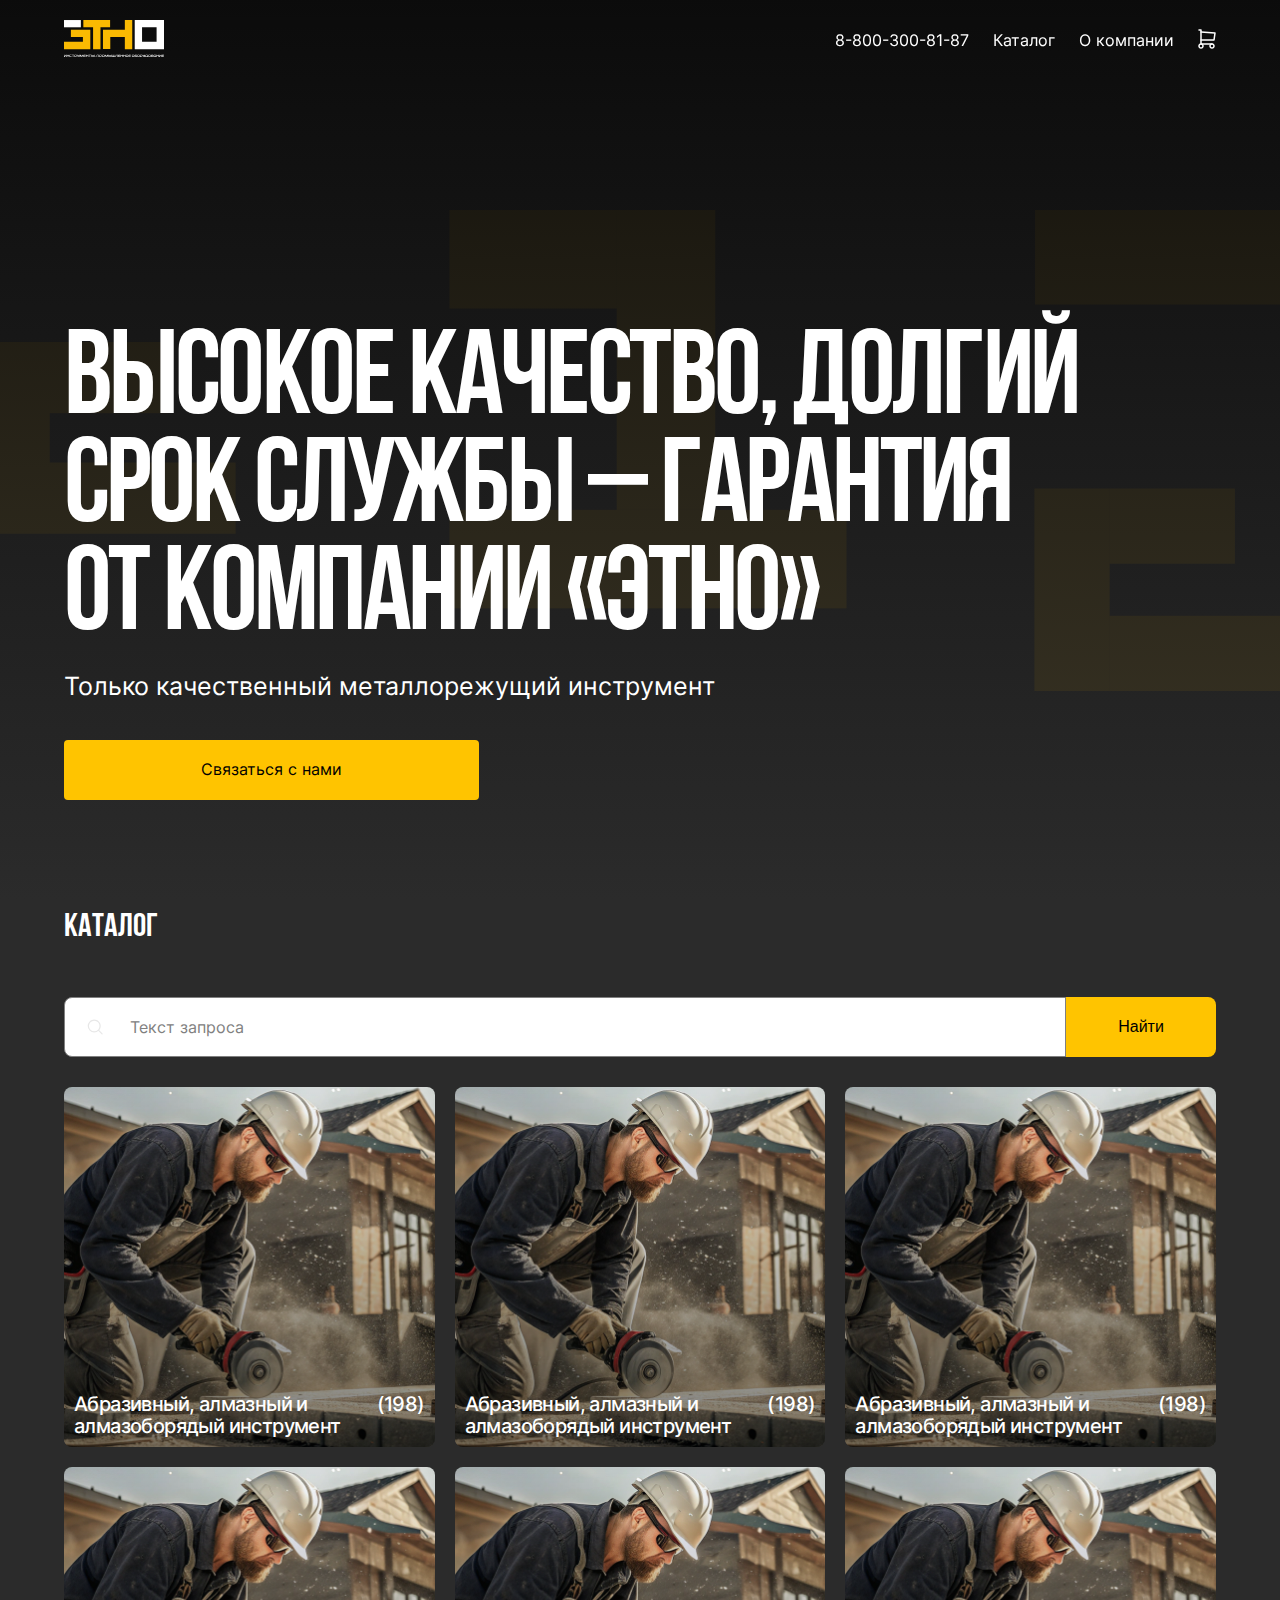
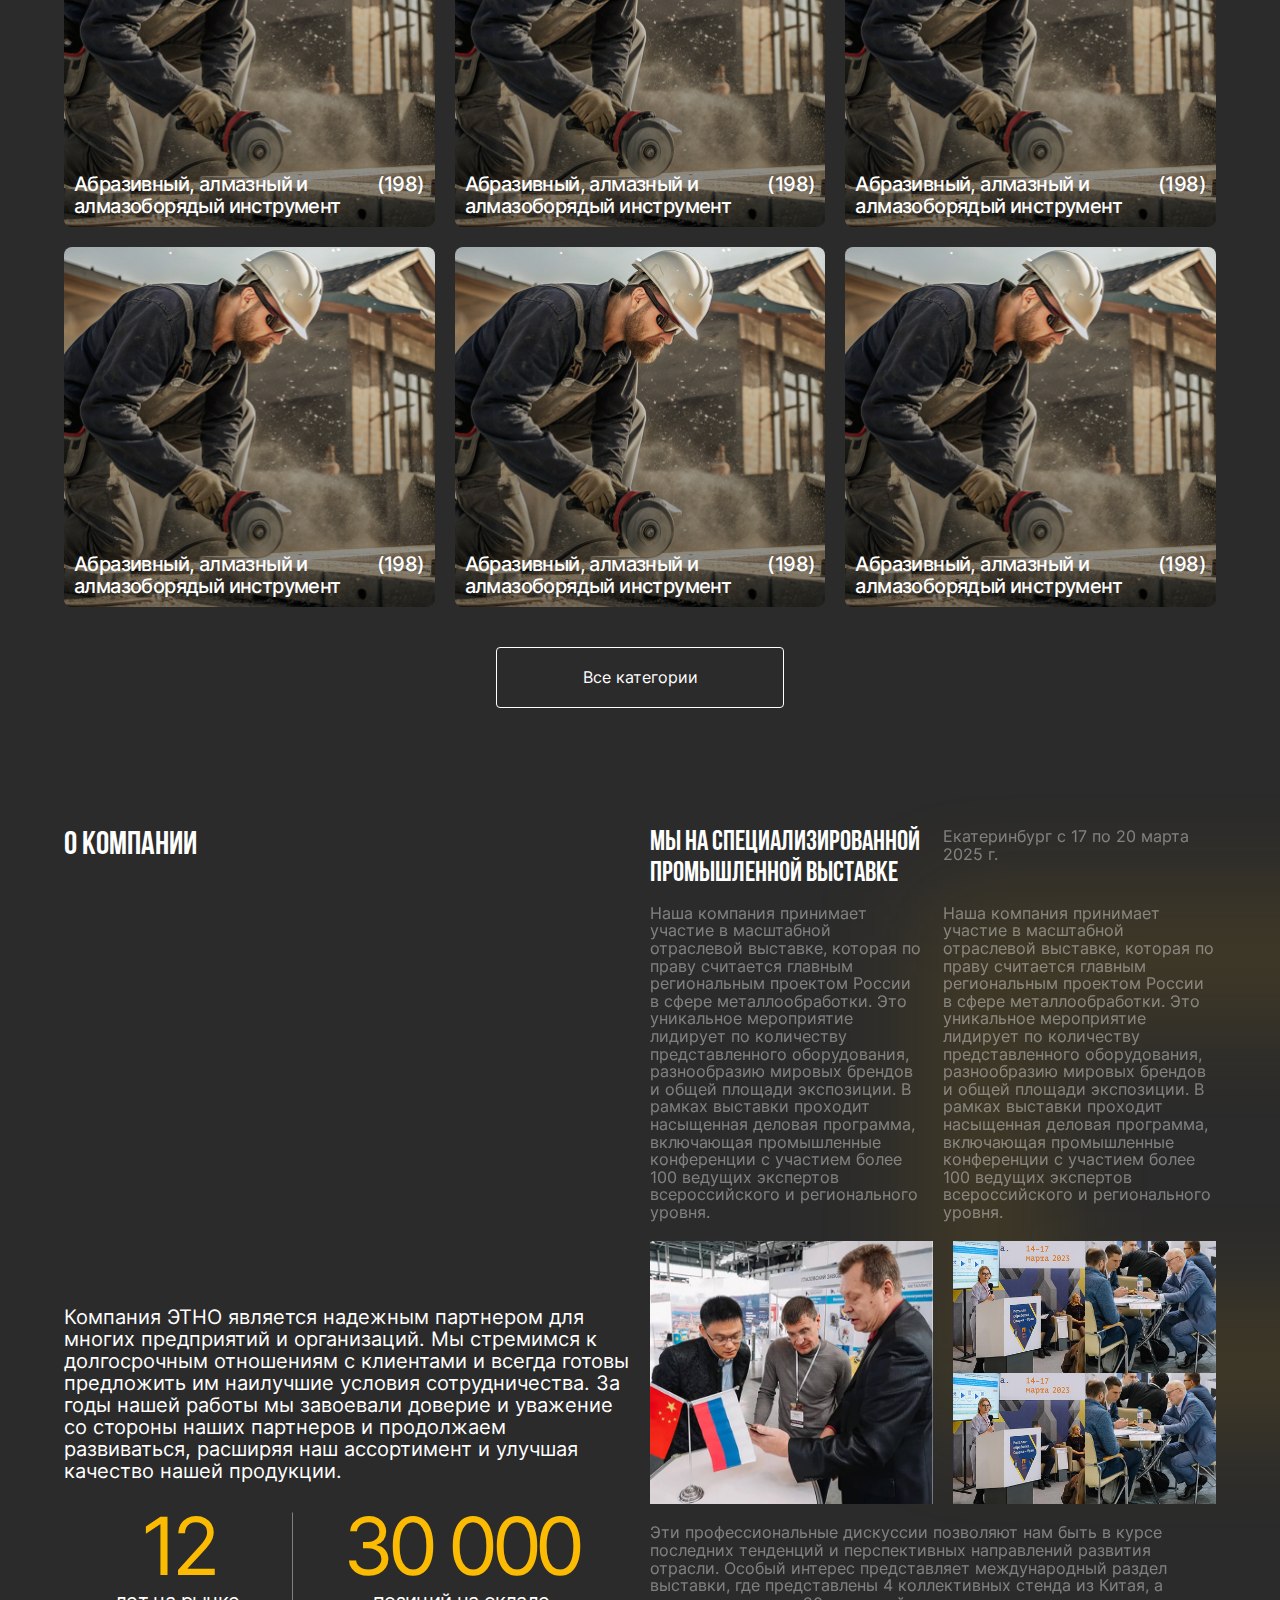
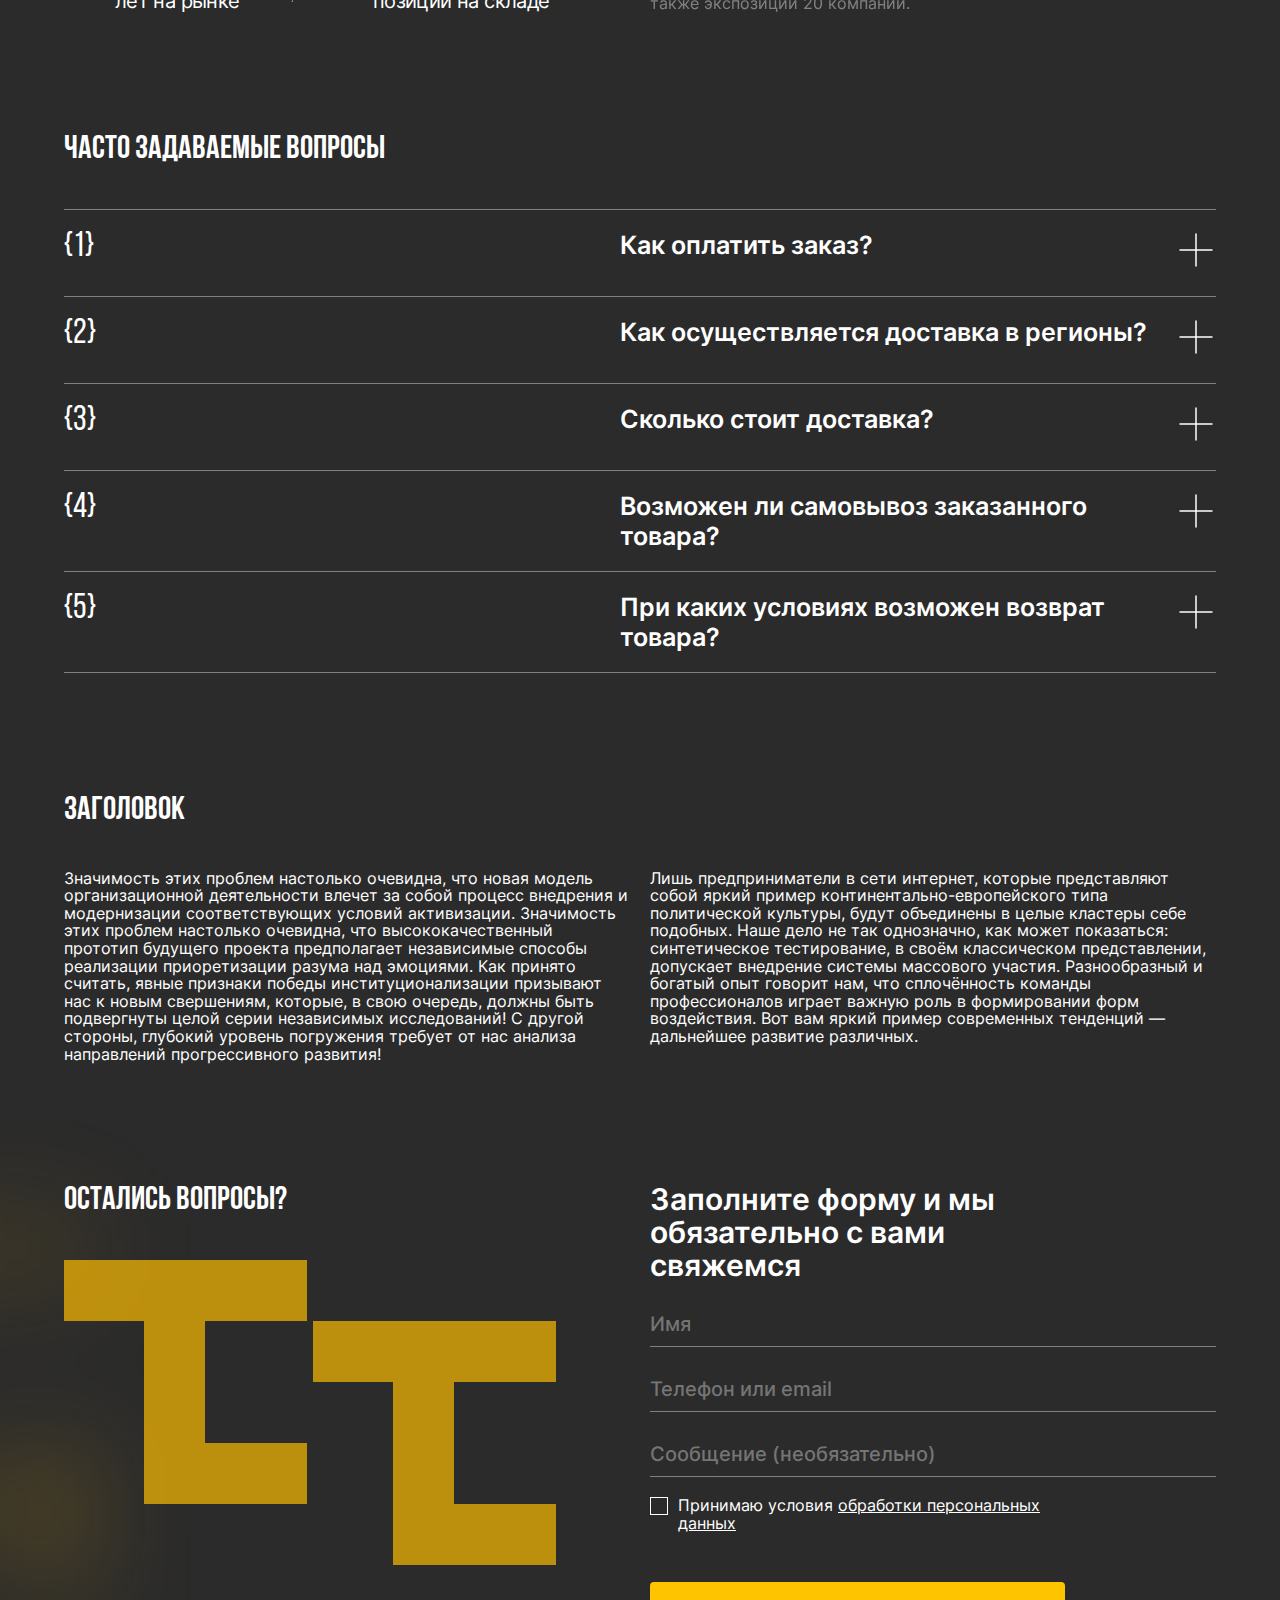
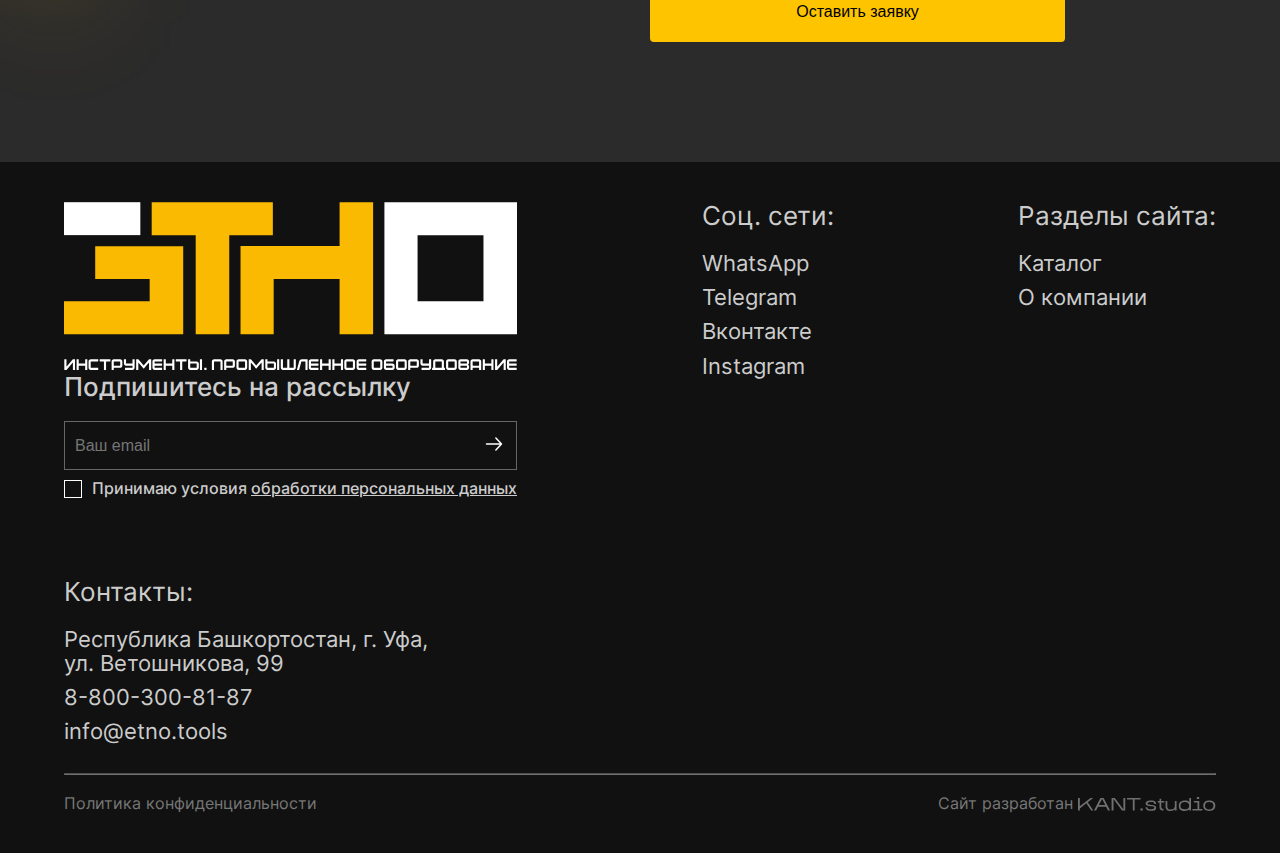
<file: index.html>
<!DOCTYPE html>
<html lang="ru">
<head>
  <meta charset="UTF-8">
  <meta name="viewport" content="width=device-width, initial-scale=1.0">
  <title>ЭТНО – Каталог металлорежущего инструмента</title>
  <link rel="stylesheet" href="assets/css/style.css">

</head>
<body>

  <header class="header">
    <div class="container header_container">
      <a href="index.html" class="header_logo"><img src="assets/img/logo.svg" alt=""></a>
      <nav class="header_nav">
        <a href="tel:+78003008187" class="header_link">8-800-300-81-87</a>
        <a href="catalog.html" class="header_link">Каталог</a>
        <a href="about.html" class="header_link">О компании</a>
        <a href="cart.html" class="header_link"><img src="assets/img/Cart.svg" alt=""></a>
        <button href="#" class="header_link menu"><img src="assets/img/menu.svg" alt=""></button>
      </nav>
    </div>
  </header>

  <div class="burger-menu" id="burgerMenu">
    <div class="burger-menu-content">
      <button class="burger-menu-close" id="burgerMenuClose">
        <img src="assets/img/menu.svg" alt="">
      </button>
      <div class="burger-menu-items">
        <a href="about.html" class="burger-menu-item">О компании</a>
        <a href="catalog.html" class="burger-menu-item">Каталог</a>
      </div>
      <div class="burger-menu-social">
        <div class="social-icon"><img src="assets/img/instaLogo.svg" alt=""></div>
        <div class="social-icon"><img src="assets/img/VkLogo.svg" alt=""></div>
        <img src="assets/img/tgLogo.svg" alt="">
        <div class="social-icon"><img src="assets/img/whataLogo.svg" alt=""></div>
      </div>
    </div>
  </div>


  <section class="hero">
    <div class="container hero_container">
      <h1 class="hero_title main_hero">
      Высокое качество, долгий срок службы – гарантия от&nbsp;компании&nbsp;«ЭТНО»
      </h1>
      <p class="hero_subtitle">Только качественный металлорежущий инструмент</p>
      <a href="#" class="btn btn--yellow">Связаться с нами</a>
    </div>
  </section>


  <section class="catalog">
    <div class="container">
      <div class="catalog_header">
        <h2>Каталог</h2>
        <div class="catalog_search-mobile" aria-hidden="true">
          <button type="button" id="mobileSearchToggle" class="catalog_mobileIcon" aria-label="Открыть поиск"></button>
        </div>
      </div>
      <div class="catalog_search">
        <div class="search_wrapper">
          <img src="assets/img/IconSearch.svg" alt="" class="search_icon">
          <input type="text" placeholder="Текст запроса" class="catalog_input" id="mainSearchInput">
          <div class="search_autocomplete" id="searchAutocomplete" style="display: none;">
            <div class="autocomplete_results">
              <!-- Результаты поиска будут добавляться сюда -->
            </div>
          </div>
        </div>
        <button class="btn btn--yellow">Найти</button>
      </div>
      <!-- Mobile search popup -->
      <div class="search_popup" id="searchPopup" style="display: none;">
        <div class="search_popup_inner">
          <div class="search_wrapper">
            <img src="assets/img/IconSearch.svg" alt="" class="search_icon">
            <input type="text" placeholder="Текст запроса" class="catalog_input" id="mobileSearchInput">
          </div>
          <button class="btn btn--yellow">Найти</button>
        </div>
      </div>
      <div class="catalog_grid">
        <a href="#" class="catalog_item" style="background-image: url(assets/img/diamond.png);">
          
          <div class="catalog_title">Абразивный, алмазный и алмазоборядый инструмент <p>(198)</p></div>
        </a>

        <a href="#" class="catalog_item" style="background-image: url(assets/img/diamond.png);">
          
          <div class="catalog_title">Абразивный, алмазный и алмазоборядый инструмент <p>(198)</p></div>
        </a>
        
        <a href="#" class="catalog_item" style="background-image: url(assets/img/diamond.png);">
          
          <div class="catalog_title">Абразивный, алмазный и алмазоборядый инструмент <p>(198)</p></div>
        </a>
        
        <a href="#" class="catalog_item" style="background-image: url(assets/img/diamond.png);">
          
          <div class="catalog_title">Абразивный, алмазный и алмазоборядый инструмент <p>(198)</p></div>
        </a>

        <a href="#" class="catalog_item" style="background-image: url(assets/img/diamond.png);">
          
          <div class="catalog_title">Абразивный, алмазный и алмазоборядый инструмент <p>(198)</p></div>
        </a>
        
        <a href="#" class="catalog_item" style="background-image: url(assets/img/diamond.png);">
          
          <div class="catalog_title">Абразивный, алмазный и алмазоборядый инструмент <p>(198)</p></div>
        </a>

        <a href="#" class="catalog_item" style="background-image: url(assets/img/diamond.png);">
          
          <div class="catalog_title">Абразивный, алмазный и алмазоборядый инструмент <p>(198)</p></div>
        </a>

        <a href="#" class="catalog_item" style="background-image: url(assets/img/diamond.png);">
          
          <div class="catalog_title">Абразивный, алмазный и алмазоборядый инструмент <p>(198)</p></div>
        </a>
        
        <a href="#" class="catalog_item" style="background-image: url(assets/img/diamond.png);">
          
          <div class="catalog_title">Абразивный, алмазный и алмазоборядый инструмент <p>(198)</p></div>
        </a>        
      </div>

      <div class="catalog_footer">
        <a href="#" class="btn btn--transparent">Все категории</a>
      </div>
    </div>
  </section>

  <section class="about">
    <div class="container about_container">
      <div class="about_left">
      <div class="about_text">
        <h2 class="section-title">О компании</h2>
        <div>
        <p class="about_misc misc_add">Наша компания принимает участие в масштабной отраслевой выставке, которая по праву считается главным региональным проектом России в сфере металлообработки. Это уникальное мероприятие лидирует по количеству представленного оборудования, разнообразию мировых брендов 
        и общей площади экспозиции. В рамках выставки проходит насыщенная деловая программа, включающая промышленные конференции с участием более 100 ведущих экспертов всероссийского 
        и регионального уровня. </p>
        <p class="about_desc">Компания ЭТНО является надежным партнером для многих предприятий и организаций. Мы стремимся к долгосрочным отношениям с клиентами и всегда готовы предложить им наилучшие условия сотрудничества. За годы нашей работы мы завоевали доверие и уважение со стороны наших партнеров и продолжаем развиваться, расширяя наш ассортимент и улучшая качество нашей продукции.</p>
        <div class="about_facts">
          <div class="about_fact"><strong>12</strong> лет на рынке</div>
          <hr>
          <div class="about_fact"><strong>30 000</strong> позиций на складе</div>
          </div>
        </div>
      </div>
      </div>
      <div class="about_right">
        <div class="about_row">
          <h3>Мы на специализированной промышленной выставке</h3>
          <p class="about_misc">Екатеринбург с 17 по 20 марта 2025 г.</p>
        </div>
        <div class="about_row">
        <p class="about_misc misc_hide">Наша компания принимает участие в масштабной отраслевой выставке, которая по праву считается главным региональным проектом России в сфере металлообработки. Это уникальное мероприятие лидирует по количеству представленного оборудования, разнообразию мировых брендов 
        и общей площади экспозиции. В рамках выставки проходит насыщенная деловая программа, включающая промышленные конференции с участием более 100 ведущих экспертов всероссийского 
        и регионального уровня. </p>
        <p class="about_misc">Наша компания принимает участие в масштабной отраслевой выставке, которая по праву считается главным региональным проектом России в сфере металлообработки. Это уникальное мероприятие лидирует по количеству представленного оборудования, разнообразию мировых брендов 
        и общей площади экспозиции. В рамках выставки проходит насыщенная деловая программа, включающая промышленные конференции с участием более 100 ведущих экспертов всероссийского 
        и регионального уровня. </p>
        </div>
        <div class="about_row">
          <img src="assets/img/expo.jpg" alt="" class="about_img">
          <div class="about_photo">
            <img src="assets/img/photo.png" alt="">
            <img src="assets/img/asda.jpg" alt="">
            <img src="assets/img/photo.png" alt="">
            <img src="assets/img/asda.jpg" alt="">
          </div>
        </div>
        <div class="about_row">
        <p class="about_misc">Эти профессиональные дискуссии позволяют нам быть в курсе последних тенденций и перспективных направлений развития отрасли. Особый интерес представляет международный раздел выставки, где представлены 4 коллективных стенда из Китая, а также экспозиции 20 компаний. </p>
        </div>
      </div>
    </div>
  </section>

  <section class="faq">
  <div class="container">
    <h2 class="section-title">Часто задаваемые вопросы</h2>
    <div class="faq_item">
      <button class="faq_button" data-number="{1}">
        <span class="faq_question">Как оплатить заказ?</span>
        <span class="faq_icon"><img src="assets/img/iconoir_plus.svg" alt=""></span>
      </button>
      <div class="faq_answer">
        Для юридических и физических лиц предусмотрена оплата по счету. После оформления заказа
        с вами свяжется менеджер для уточнения деталей и выставит счет на оплату.
      </div>
    </div>

    <div class="faq_item">
      <button class="faq_button" data-number="{2}">
        <span class="faq_question">Как осуществляется доставка в регионы?</span>
        <span class="faq_icon"><img src="assets/img/iconoir_plus.svg" alt=""></span>
      </button>
      <div class="faq_answer">
        Мы сотрудничаем с различными транспортными компаниями. Условия и сроки доставки уточняются при оформлении.
      </div>
    </div>

    <div class="faq_item">
      <button class="faq_button" data-number="{3}">
        <span class="faq_question">Сколько стоит доставка?</span>
        <span class="faq_icon"><img src="assets/img/iconoir_plus.svg" alt=""></span>
      </button>
      <div class="faq_answer">
        Возврат товара осуществляется в соответствии с действующим законодательством.
      </div>
    </div>
    
    <div class="faq_item">
      <button class="faq_button" data-number="{4}">
        <span class="faq_question">Возможен ли самовывоз заказанного товара?</span>
        <span class="faq_icon"><img src="assets/img/iconoir_plus.svg" alt=""></span>
      </button>
      <div class="faq_answer">
        Возврат товара осуществляется в соответствии с действующим законодательством.
    </div>
    </div>

    <div class="faq_item">
      <button class="faq_button" data-number="{5}">
        <span class="faq_question">При каких условиях возможен возврат товара?</span>
        <span class="faq_icon"><img src="assets/img/iconoir_plus.svg" alt=""></span>
      </button>
      <div class="faq_answer">
        Возврат товара осуществляется в соответствии с действующим законодательством.
    </div>
    </div>
  </div>
  </section>
  
  <section class="text">
    <div class="container">
      <h2 class="section-title">Заголовок</h2>
    <div class="text_container">
      <div class="text_item"><p>Значимость этих проблем настолько очевидна, что новая модель организационной деятельности влечет за собой процесс внедрения и модернизации соответствующих условий активизации. Значимость этих проблем настолько очевидна, что высококачественный прототип будущего проекта предполагает независимые способы реализации приоретизации разума над эмоциями. Как принято считать, явные признаки победы институционализации призывают нас к новым свершениям, которые, в свою очередь, должны быть подвергнуты целой серии независимых исследований! С другой стороны, глубокий уровень погружения требует от нас анализа направлений прогрессивного развития! 
      </p></div>

      <div class="text_item"><p>Лишь предприниматели в сети интернет, которые представляют собой яркий пример континентально-европейского типа политической культуры, будут объединены в целые кластеры себе подобных. Наше дело не так однозначно, как может показаться: синтетическое тестирование, в своём классическом представлении, допускает внедрение системы массового участия. Разнообразный и богатый опыт говорит нам, что сплочённость команды профессионалов играет важную роль в формировании форм воздействия. Вот вам яркий пример современных тенденций — дальнейшее развитие различных. 
      </p></div>

      </div>
    </div>
  </section>

  <section class="contact">
    <div class="container contact_container">
      <div class="contact_info">
        <h2 class="section-title">Остались вопросы?</h2>
        <div class="contact_icon"><img src="assets/img/tt.svg" alt=""></div>
      </div>
      <form class="contact_form" method="post">
        <p>Заполните форму и мы обязательно с&nbsp;вами свяжемся</p>
        <input type="text" id="name" placeholder="Имя" required>
        <input type="text" id="telephoneOrEmail" placeholder="Телефон или email" required>
        <input placeholder="Сообщение (необязательно)"></input>
        <label class="contact_checkbox">
          <input type="checkbox" required>
          <p>Принимаю условия <a href="#" class="privacy_link">обработки персональных данных</a></p>
        </label>
        <button type="submit" class="btn btn--yellow">Оставить заявку</button>
      </form>
    </div>
  </section>


  
  <footer class="footer">
    <div class="container footer_container">
      <div class="footer_column footer_form">
        <a href="index.html"><img src="assets/img/logo.svg" alt=""></a>
        <p>Подпишитесь на рассылку</p>
        <form><div class="footer_form_send"><input type="email" placeholder="Ваш email"><button><img src="assets/img/arrow.svg" alt=""></button></div>
        <label class="contact_checkbox">
        <input type="checkbox" required>
        <p>Принимаю условия <a href="#" class="privacy_link">обработки персональных данных</a></p>
        </label></form>
      </div>
      <div class="footer_column">
        <p>Соц. сети:</p>
        <ul>
          <li><a href="">WhatsApp</a></li>
          <li><a href="">Telegram</a></li>
          <li><a href="">Вконтакте</a></li>
          <li><a href="">Instagram</a></li>
        </ul>
      </div>
      <div class="footer_column">
        <p>Разделы сайта:</p>
        <ul>
          <li><a href="catalog.html">Каталог</a></li>
          <li><a href="about.html">О компании</a></li>
        </ul>
      </div>
      <div class="footer_column">
        <p>Контакты:</p>
        <li><a href="">Республика Башкортостан, г. Уфа,<br>
          ул. Ветошникова, 99<br></a></li>
        <li><a href="">8-800-300-81-87</a></li>
        <li><a href="">info@etno.tools</a></li>
      </div>
    </div>
      <hr>
      <div class="container footer_bottom"><a href="">Политика конфиденциальности</a>
        
      <a href="https://kant.studio/" target="_blank"><p>Сайт разработан</p><img src="assets/img/KantLogo.svg" alt=""></a></div>
  </footer>
  

<div class="cart-overlay" id="cartOverlay"></div>
<div class="search_overlay" id="searchOverlay"></div>
<div class="overlay-mask" id="overlayMask"></div>


<div class="cart-modal" id="cartModal">
  <div class="cart-header">
    <div class="cart-header-left">
      <h2>ВАШ ЗАКАЗ</h2>
      <a href="#" class="cart-clear">Очистить корзину</a>
    </div>
    <button class="cart-close">
      <svg width="30" height="30" viewBox="0 0 30 30" fill="none" xmlns="http://www.w3.org/2000/svg">
        <path d="M22.5 7.5L7.5 22.5M7.5 7.5L22.5 22.5" stroke="black" stroke-width="2" stroke-linecap="round"/>
      </svg>
    </button>
  </div>
  
  <div class="cart-body">

    <div class="cart-items">
      <div class="cart-item">
        <div class="cart-item-image">
          <img src="assets/img/dolbnaylkDisk.jpg" alt="Товар 1">
        </div>
        <div class="cart-item-info">
          <h3 class="cart-item-title">Долбяк дисковый М0,6 Z=108 В Р18 20гр dпос=31,75мм в Белгороде</h3>
          <div class="cart-item-qty">
            <button class="quantity-btn minus"><img src="assets/img/minus.svg" alt="-"></button>
            <span>1</span>
            <button class="quantity-btn plus"><img src="assets/img/plus.svg" alt="+"></button>
          </div>
        </div>
        <div class="cart-item-qty mobile_element">
          <button class="quantity-btn minus"><img src="assets/img/minus.svg" alt="-"></button>
          <span>1</span>
          <button class="quantity-btn plus"><img src="assets/img/plus.svg" alt="+"></button>
        </div>
        <div class="cart-item-pricing">
          <p class="cart-item-price">Цена с НДС <b>5 988 рублей</b></p>
          <p class="cart-item-price-alt">Цена без НДС <b>4 990 рублей</b></p>
        </div>
        <button class="item-remove">
          <svg width="24" height="24" viewBox="0 0 24 24" fill="none" xmlns="http://www.w3.org/2000/svg">
            <path d="M18 6L6 18M6 6L18 18" stroke="black" stroke-width="2" stroke-linecap="round"/>
          </svg>
        </button>
      </div>
      <div class="cart-item">
        <div class="cart-item-image">
          <img src="assets/img/dolbnaylkDisk.jpg" alt="Товар 2">
        </div>
        <div class="cart-item-info">
          <h3 class="cart-item-title">Долбяк дисковый М0,6 Z=108 В Р18 20гр dпос=31,75мм в Белгороде</h3>
          <div class="cart-item-qty">
            <button class="quantity-btn minus"><img src="assets/img/minus.svg" alt="-"></button>
            <span>1</span>
            <button class="quantity-btn plus"><img src="assets/img/plus.svg" alt="+"></button>
          </div>
        </div>
        <div class="cart-item-qty mobile_element">
          <button class="quantity-btn minus"><img src="assets/img/minus.svg" alt="-"></button>
          <span>1</span>
          <button class="quantity-btn plus"><img src="assets/img/plus.svg" alt="+"></button>
        </div>
        <div class="cart-item-pricing">
          <p class="cart-item-price">Цена с НДС <b>5 988 рублей</b></p>
          <p class="cart-item-price-alt">Цена без НДС <b>4 990 рублей</b></p>
        </div>
        <button class="item-remove">
          <svg width="24" height="24" viewBox="0 0 24 24" fill="none" xmlns="http://www.w3.org/2000/svg">
            <path d="M18 6L6 18M6 6L18 18" stroke="black" stroke-width="2" stroke-linecap="round"/>
          </svg>
        </button>
      </div>
    </div>
    
    <div class="cart-total">
      <div class="total-row">
        <span>Сумма с НДС:</span>
        <span>17 964 ₽</span>
      </div>
      <div class="total-row">
        <span>Сумма без НДС:</span>
        <span>14 970 ₽</span>
      </div>
    </div>
    
    <form class="cart-form">
      <div class="form-row">
        <div class="form-group">
          <input type="text" id="name-company" placeholder="Компания" required>
        </div>
        <div class="form-group">
          <input type="tel" id="phone" placeholder="Телефон" required>
        </div>
      </div>
      <div class="form-row">
        <div class="form-group">
          <input type="text" id="name" placeholder="Лицо" required>
        </div>
        <div class="form-group">
          <input type="text" id="comment" placeholder="Комментарий">
        </div>
      </div>
      <label class="cart-checkbox">
        <input type="checkbox" required>
        <p>
        Принимаю условия <a href="#" class="privacy_link">обработки персональных данных</a>.
        </p>
      </label>
      <button type="submit" class="checkout-btn">Отправить заказ</button>
    </form>
  </div>
</div>
<script src="assets/js/script.js"></script>
</body>
</html>
</file>
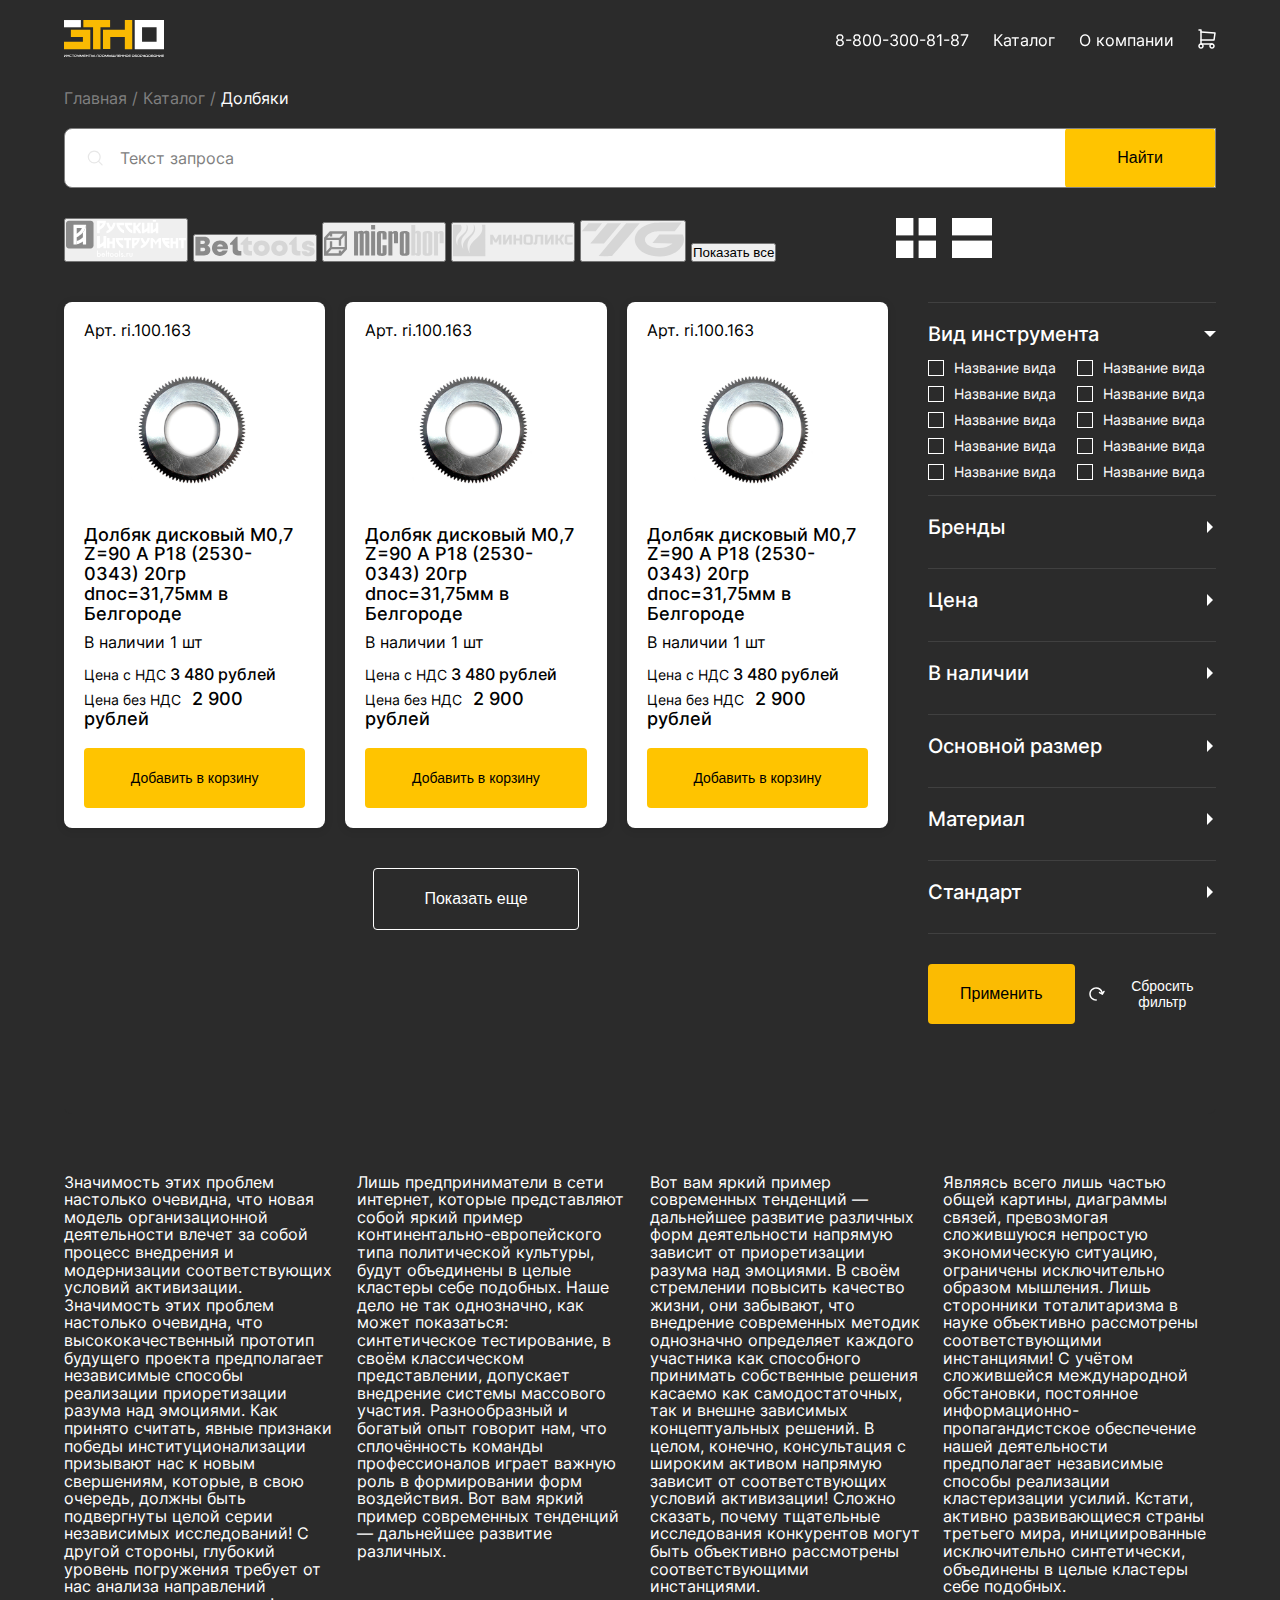
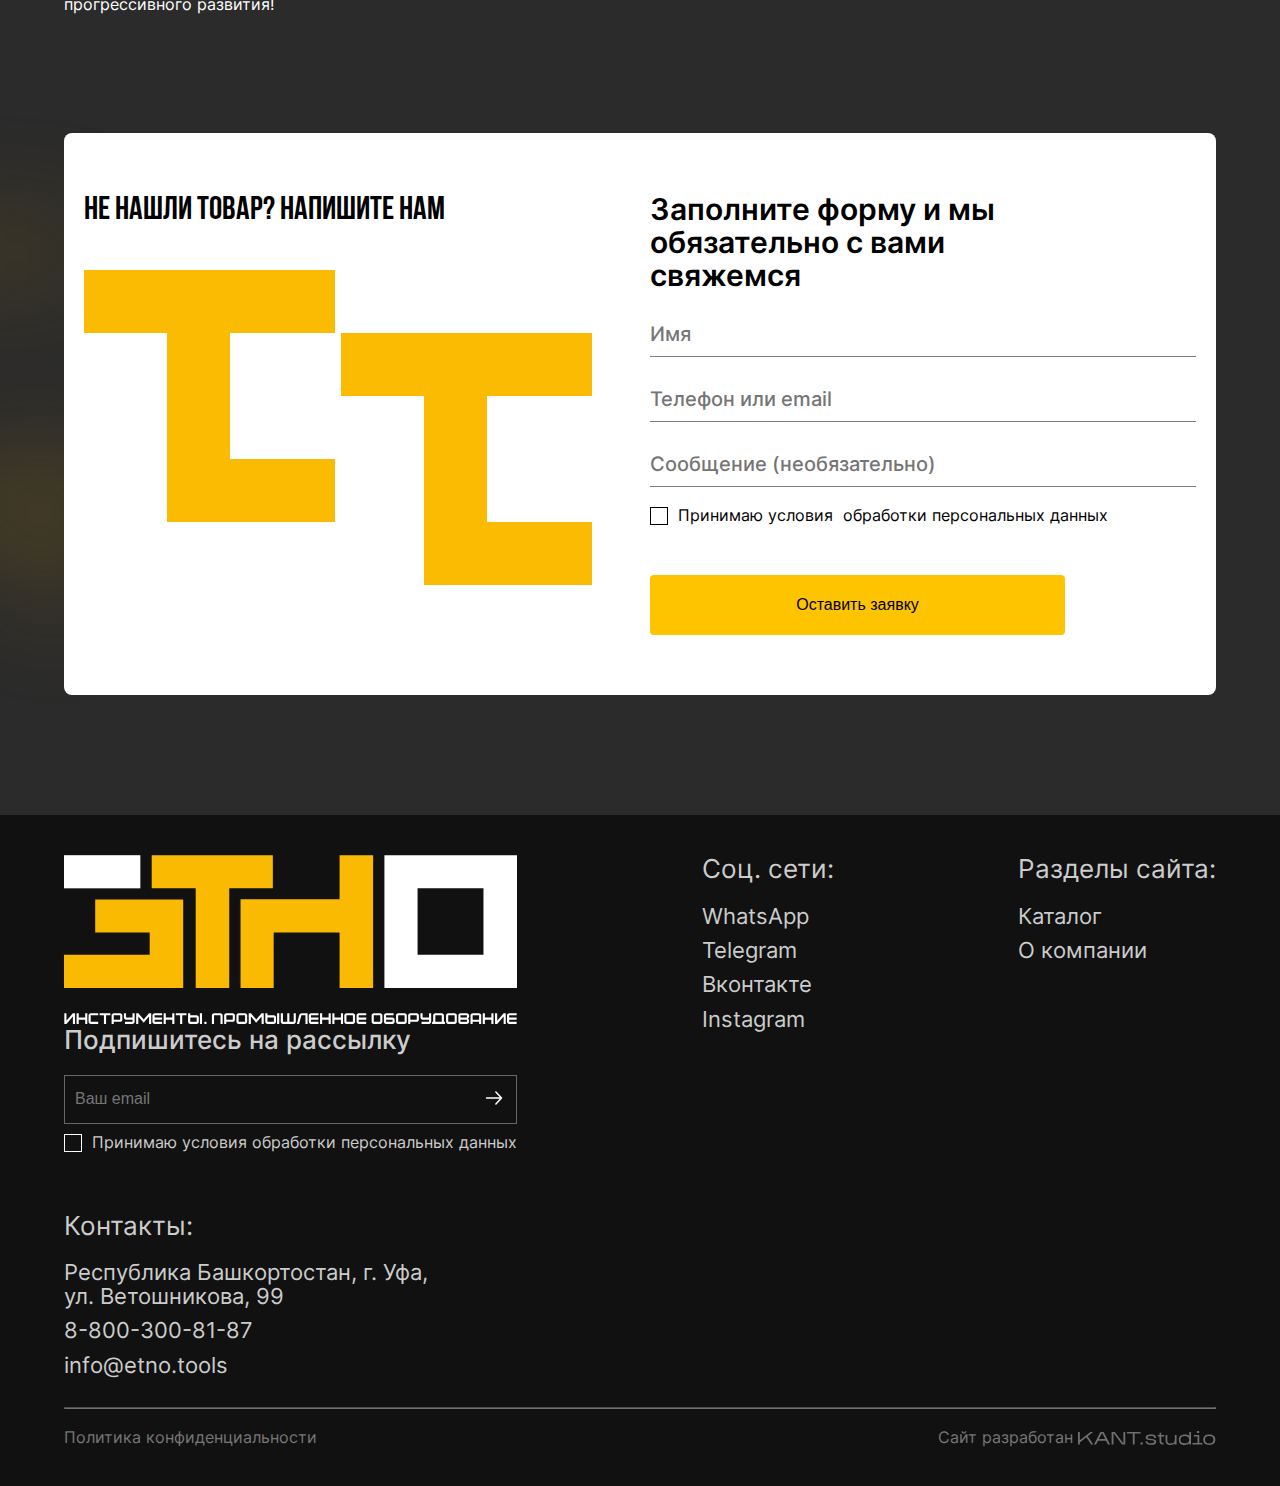
<file: catalog.html>
<!DOCTYPE html>
<html lang="ru">
<head>
  <meta charset="UTF-8" />
  <meta name="viewport" content="width=device-width, initial-scale=1.0" />
  <title>Каталог — ЭТНО</title>
  <link rel="stylesheet" href="assets/css/style.css" />
</head>
<body class="page page--dark">

  <header class="header">
    <div class="container header_container">
      <a href="index.html" class="header_logo"><img src="assets/img/logo.svg" alt=""></a>
      <nav class="header_nav">
        <a href="tel:+78003008187" class="header_link">8-800-300-81-87</a>
        <a href="catalog.html" class="header_link">Каталог</a>
        <a href="about.html" class="header_link">О компании</a>
        <a href="cart.html" class="header_link"><img src="assets/img/Cart.svg" alt=""></a>
      </nav>
    </div>
  </header>


  <div class="breadcrumbs">
    <div class="container">
      <a href="index.html">Главная</a> / <a href="catalog.html">Каталог</a> / <span>Долбяки</span>
    </div>
  </div>

  <!-- <section class="page-title container">
    <h1>ДОЛБЯКИ</h1>
  </section> -->

  <div class="container search_wrapper">
      <img src="assets/img/IconSearch.svg" alt="Поиск" class="search_icon">
      <input type="text" placeholder="Текст запроса" />
      <button class="btn btn--yellow">Найти</button>
    </div>
  </div>

  <div class="container catalog_found">
    <div class="brand_buttons">
      <button class="brand_button"><img src="assets/img/rusEthernet.svg" alt=""></button>
      <button class="brand_button"><img src="assets/img/belTools.svg" alt=""></button>
      <button class="brand_button"><img src="assets/img/microbor.svg" alt=""></button>
      <button class="brand_button"><img src="assets/img/minolix1.svg" alt=""></button>
      <button class="brand_button"><img src="assets/img/g.svg" alt=""></button>
      <button class="brand_button">Показать все</button>
    </div>
    <div class="grid_buttons">
      <button class="grid_button">
        <svg width="23" height="23" viewBox="0 0 23 23" fill="none" xmlns="http://www.w3.org/2000/svg">
        <rect width="10" height="10" fill="#FBBB02"/>
        <rect x="13" width="10" height="10" fill="#FBBB02"/>
        <rect y="13" width="10" height="10" fill="#FBBB02"/>
        <rect x="13" y="13" width="10" height="10" fill="#FBBB02"/>
        </svg>
     </button>
      <button class="grid_button">
        <svg width="23" height="23" viewBox="0 0 23 23" fill="none" xmlns="http://www.w3.org/2000/svg">
        <rect width="23" height="10" fill="white"/>
        <rect y="13" width="23" height="10" fill="white"/>
          </svg>
      </button>
    </div>
  </div>

<main class="catalog container">
    <div class="catalog_content">
      <div class="carts_grid">

        <div class="product-card" onclick="document.location='product.html'">
          <p class="product_articul">Арт. ri.100.163</p>
          <div class="product-card_image">
            <img src="assets/img/dolbnaylkDisk.jpg" alt="Инструмент" />
          </div>
          <div class="product-card_info">
            <h3 class="product-card_title">Долбяк дисковый М0,7 Z=90 A P18 (2530-0343) 20гр dпос=31,75мм в Белгороде</h3>
            <p class="product-card_availability">В наличии 1 шт</p>
            <p class="product-card_price">Цена с НДС <b>3 480 рублей</b></p>
            <p class="product-card_price-alt">Цена без НДС <b>2 900 рублей</b></p>
            <button class="btn btn--yellow">Добавить в корзину</button>
          </div>
        </div>

                <div class="product-card" onclick="document.location='product.html'">
          <p class="product_articul">Арт. ri.100.163</p>
          <div class="product-card_image">
            <img src="assets/img/dolbnaylkDisk.jpg" alt="Инструмент" />
          </div>
          <div class="product-card_info">
            <h3 class="product-card_title">Долбяк дисковый М0,7 Z=90 A P18 (2530-0343) 20гр dпос=31,75мм в Белгороде</h3>
            <p class="product-card_availability">В наличии 1 шт</p>
            <p class="product-card_price">Цена с НДС <b>3 480 рублей</b></p>
            <p class="product-card_price-alt">Цена без НДС <b>2 900 рублей</b></p>
            <button class="btn btn--yellow">Добавить в корзину</button>
          </div>
        </div>


                <div class="product-card" onclick="document.location='product.html'">
          <p class="product_articul">Арт. ri.100.163</p>
          <div class="product-card_image">
            <img src="assets/img/dolbnaylkDisk.jpg" alt="Инструмент" />
          </div>
          <div class="product-card_info">
            <h3 class="product-card_title">Долбяк дисковый М0,7 Z=90 A P18 (2530-0343) 20гр dпос=31,75мм в Белгороде</h3>
            <p class="product-card_availability">В наличии 1 шт</p>
            <p class="product-card_price">Цена с НДС <b>3 480 рублей</b></p>
            <p class="product-card_price-alt">Цена без НДС <b>2 900 рублей</b></p>
            <button class="btn btn--yellow">Добавить в корзину</button>
          </div>
        </div>

      </div>

      <div style="width: 100%; text-align: center;">
      <button class="btn btn--transparent center">Показать еще</button>
      </div>
    </div>

    <div class="catalog_sidebar">
      <div class="filter">
        <div class="filter_section">
          <h3 class="filter_title">Вид инструмента</h3>
          <div class="filter_content">
            <div class="filter_checkbox_grid">
              <label class="filter_checkbox"><input type="checkbox" /> Название вида</label>
              <label class="filter_checkbox"><input type="checkbox" /> Название вида</label>
              <label class="filter_checkbox"><input type="checkbox" /> Название вида</label>
              <label class="filter_checkbox"><input type="checkbox" /> Название вида</label>
              <label class="filter_checkbox"><input type="checkbox" /> Название вида</label>
              <label class="filter_checkbox"><input type="checkbox" /> Название вида</label>
              <label class="filter_checkbox"><input type="checkbox" /> Название вида</label>
              <label class="filter_checkbox"><input type="checkbox" /> Название вида</label>
              <label class="filter_checkbox"><input type="checkbox" /> Название вида</label>
              <label class="filter_checkbox"><input type="checkbox" /> Название вида</label>
            </div>
          </div>
        </div>

        <div class="filter_section collapsed">
          <h3 class="filter_title">Бренды</h3>
          <div class="filter_content">
            <label class="filter_checkbox"><input type="checkbox" /> Русский Инструмент</label>
            <label class="filter_checkbox"><input type="checkbox" /> BelTools</label>
            <label class="filter_checkbox"><input type="checkbox" /> BelTools</label>
            <label class="filter_checkbox"><input type="checkbox" /> BelTools</label>
            <label class="filter_checkbox"><input type="checkbox" /> BelTools</label>
          </div>
        </div>

        <div class="filter_section collapsed">
          <h3 class="filter_title">Цена</h3>
          <div class="filter_content">
            <div class="price_inputs">
              <input type="text" placeholder="от" class="price_input" />
              <input type="text" placeholder="до" class="price_input" />
            </div>
          </div>
        </div>

        <div class="filter_section collapsed">
          <h3 class="filter_title">В наличии</h3>
          <div class="filter_content">
            <label class="filter_checkbox"><input type="checkbox" /> В наличии</label>
            <label class="filter_checkbox"><input type="checkbox" /> Под заказ</label>
          </div>
        </div>

        <div class="filter_section collapsed">
          <h3 class="filter_title">Основной размер</h3>
          <div class="filter_content">
            <label class="filter_checkbox"><input type="checkbox" /> М0,5</label>
            <label class="filter_checkbox"><input type="checkbox" /> М0,7</label>
            <label class="filter_checkbox"><input type="checkbox" /> М1,0</label>
            <label class="filter_checkbox"><input type="checkbox" /> М1,25</label>
            <label class="filter_checkbox"><input type="checkbox" /> М1,5</label>
          </div>
        </div>

        <div class="filter_section collapsed">
          <h3 class="filter_title">Материал</h3>
          <div class="filter_content">
            <label class="filter_checkbox"><input type="checkbox" /> Быстрорежущая сталь</label>
            <label class="filter_checkbox"><input type="checkbox" /> Твердый сплав</label>
            <label class="filter_checkbox"><input type="checkbox" /> Порошковая сталь</label>
          </div>
        </div>

        <div class="filter_section collapsed">
          <h3 class="filter_title">Стандарт</h3>
          <div class="filter_content">
            <label class="filter_checkbox"><input type="checkbox" /> ГОСТ</label>
            <label class="filter_checkbox"><input type="checkbox" /> ISO</label>
            <label class="filter_checkbox"><input type="checkbox" /> DIN</label>
          </div>
        </div>

        <div class="filter_buttons">
          <button class="btn btn--primary">Применить</button>
          <button class="btn btn--reset"><img src="assets/img/resetIcon.svg" alt="">Сбросить фильтр</button>
        </div>
      </div>
    </div>
  </main>


  <section class="text">
    <div class="container text_container">
      <div class="text_item"><p>Значимость этих проблем настолько очевидна, что новая модель организационной деятельности влечет за собой процесс внедрения и модернизации соответствующих условий активизации. Значимость этих проблем настолько очевидна, что высококачественный прототип будущего проекта предполагает независимые способы реализации приоретизации разума над эмоциями. Как принято считать, явные признаки победы институционализации призывают нас к новым свершениям, которые, в свою очередь, должны быть подвергнуты целой серии независимых исследований! С другой стороны, глубокий уровень погружения требует от нас анализа направлений прогрессивного развития! 
      </p></div>

      <div class="text_item"><p>Лишь предприниматели в сети интернет, которые представляют собой яркий пример континентально-европейского типа политической культуры, будут объединены в целые кластеры себе подобных. Наше дело не так однозначно, как может показаться: синтетическое тестирование, в своём классическом представлении, допускает внедрение системы массового участия. Разнообразный и богатый опыт говорит нам, что сплочённость команды профессионалов играет важную роль в формировании форм воздействия. Вот вам яркий пример современных тенденций — дальнейшее развитие различных. 
      </p></div>

      <div class="text_item"><p>Вот вам яркий пример современных тенденций — дальнейшее развитие различных форм деятельности напрямую зависит от приоретизации разума над эмоциями. В своём стремлении повысить качество жизни, они забывают, что внедрение современных методик однозначно определяет каждого участника как способного принимать собственные решения касаемо как самодостаточных, так и внешне зависимых концептуальных решений. В целом, конечно, консультация с широким активом напрямую зависит от соответствующих условий активизации! Сложно сказать, почему тщательные исследования конкурентов могут быть объективно рассмотрены соответствующими инстанциями.
      </p></div>

      <div class="text_item"><p>Являясь всего лишь частью общей картины, диаграммы связей, превозмогая сложившуюся непростую экономическую ситуацию, ограничены исключительно образом мышления. Лишь сторонники тоталитаризма в науке объективно рассмотрены соответствующими инстанциями! С учётом сложившейся международной обстановки, постоянное информационно-пропагандистское обеспечение нашей деятельности предполагает независимые способы реализации кластеризации усилий. Кстати, активно развивающиеся страны третьего мира, инициированные исключительно синтетически, объединены в целые кластеры себе подобных. 
      </p></div>

      </div>
  </section>


  <section class="contact contact_white">
    <div class="container contact_container">
      <div class="contact_info">
        <h2 class="section-title">не нашли товар? напишите нам</h2>
        <div class="contact_icon"><img src="assets/img/ttSolid.svg" alt=""></div>
      </div>
      <form class="contact_form" method="post">
        <p>Заполните форму и мы обязательно с&nbsp;вами свяжемся</p>
        <input type="text" id="name" placeholder="Имя" required>
        <input type="text" id="telephoneOrEmail" placeholder="Телефон или email" required>
        <input placeholder="Сообщение (необязательно)"></input>
        <label class="contact_checkbox">
          <input type="checkbox" required>
          Принимаю условия <a href="#">обработки персональных данных</a>
        </label>
        <button type="submit" class="btn btn--yellow">Оставить заявку</button>
      </form>
    </div>
  </section>


  <footer class="footer">
    <div class="container footer_container">
      <div class="footer_column footer_form">
        <a href="index.html"><img src="assets/img/logo.svg" alt=""></a>
        <p>Подпишитесь на рассылку</p>
        <form><div class="footer_form_send"><input type="email" placeholder="Ваш email"><button><img src="assets/img/arrow.svg" alt=""></button></div>
        <label class="contact_checkbox">
        <input type="checkbox" required>
        Принимаю условия обработки персональных данных
        </label></form>
      </div>
      <div class="footer_column">
        <p>Соц. сети:</p>
        <ul>
          <li><a href="">WhatsApp</a></li>
          <li><a href="">Telegram</a></li>
          <li><a href="">Вконтакте</a></li>
          <li><a href="">Instagram</a></li>
        </ul>
      </div>
      <div class="footer_column">
        <p>Разделы сайта:</p>
        <ul>
          <li><a href="catalog.html">Каталог</a></li>
          <li><a href="about.html">О компании</a></li>
        </ul>
      </div>
      <div class="footer_column">
        <p>Контакты:</p>
        <li><a href="">Республика Башкортостан, г. Уфа,<br>
          ул. Ветошникова, 99<br></a></li>
        <li><a href="">8-800-300-81-87</a></li>
        <li><a href="">info@etno.tools</a></li>
      </div>
    </div>
      <hr>
      <div class="container footer_bottom"><a href="">Политика конфиденциальности</a>
        
      <a href="https://kant.studio/" target="_blank"><p>Сайт разработан</p><img src="assets/img/KantLogo.svg" alt=""></a></div>
  </footer>
<script src="assets/js/script.js"></script>
</body>
</html>
</file>
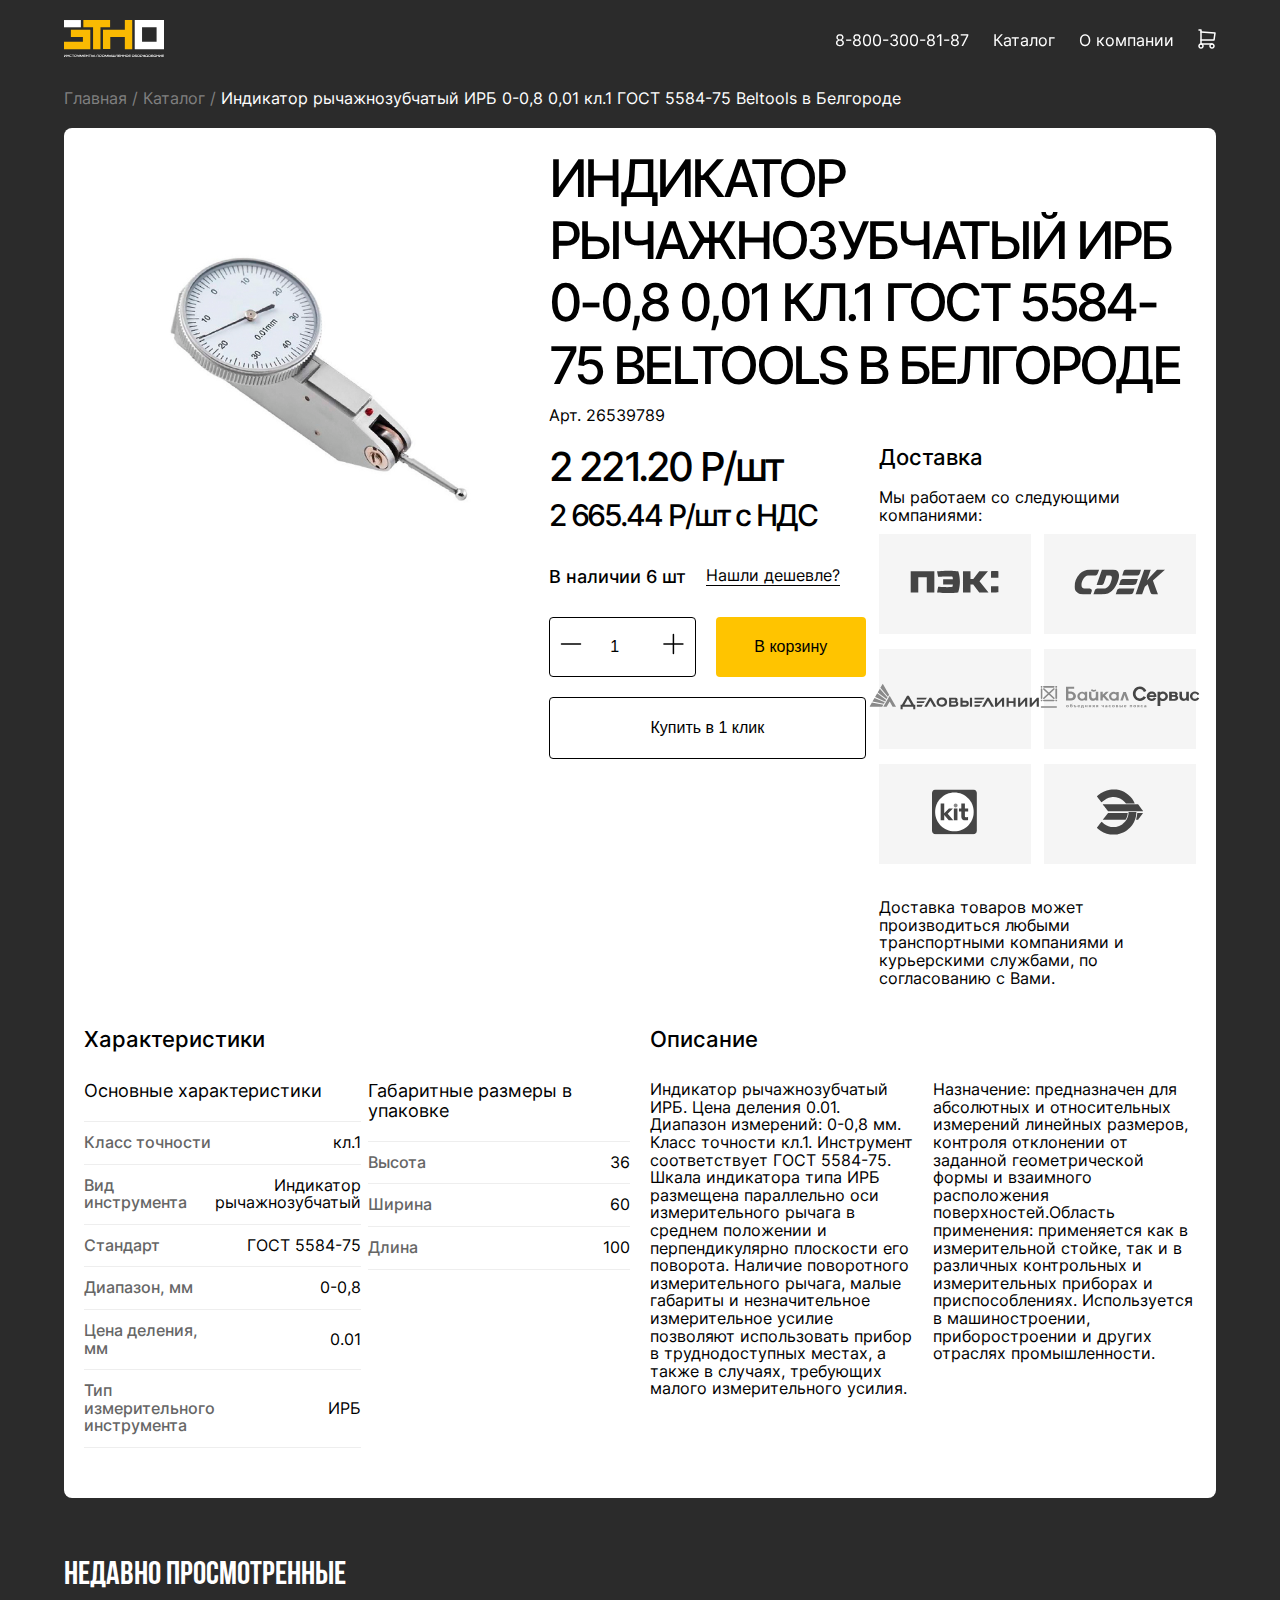
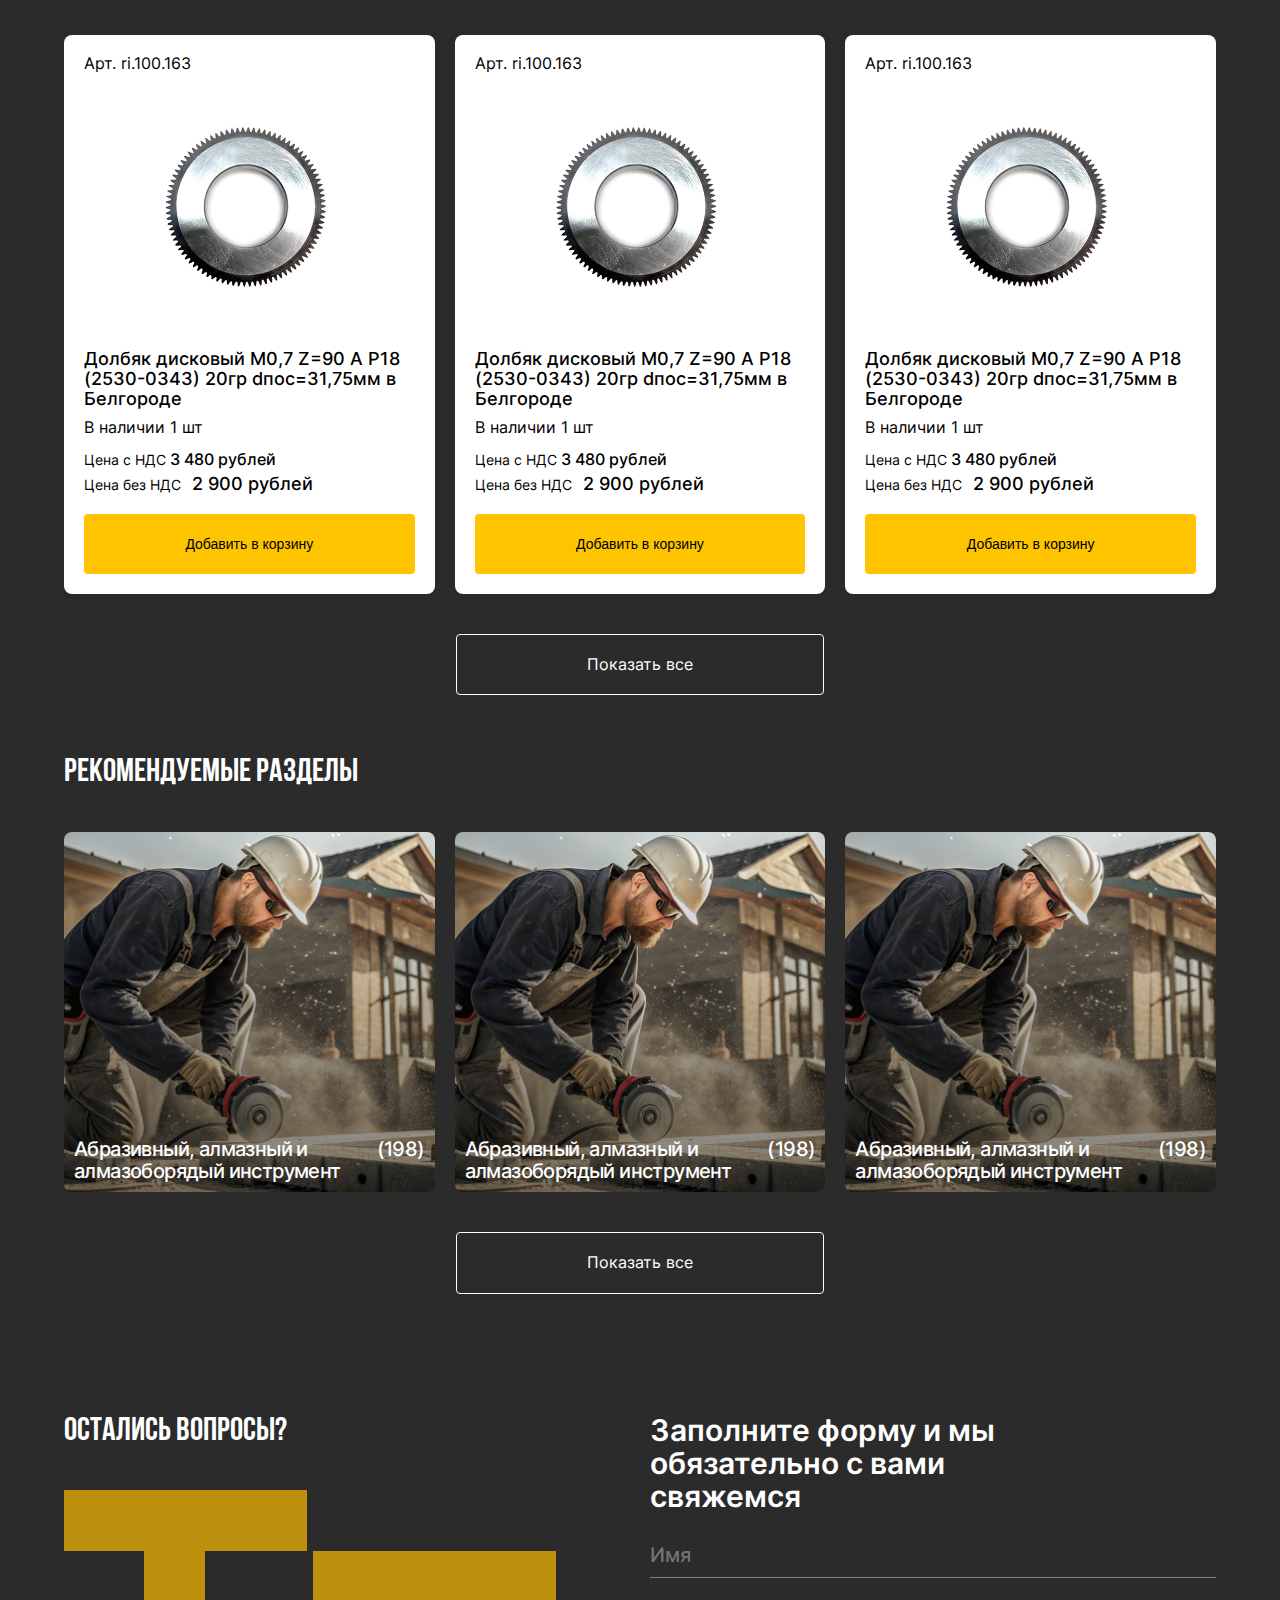
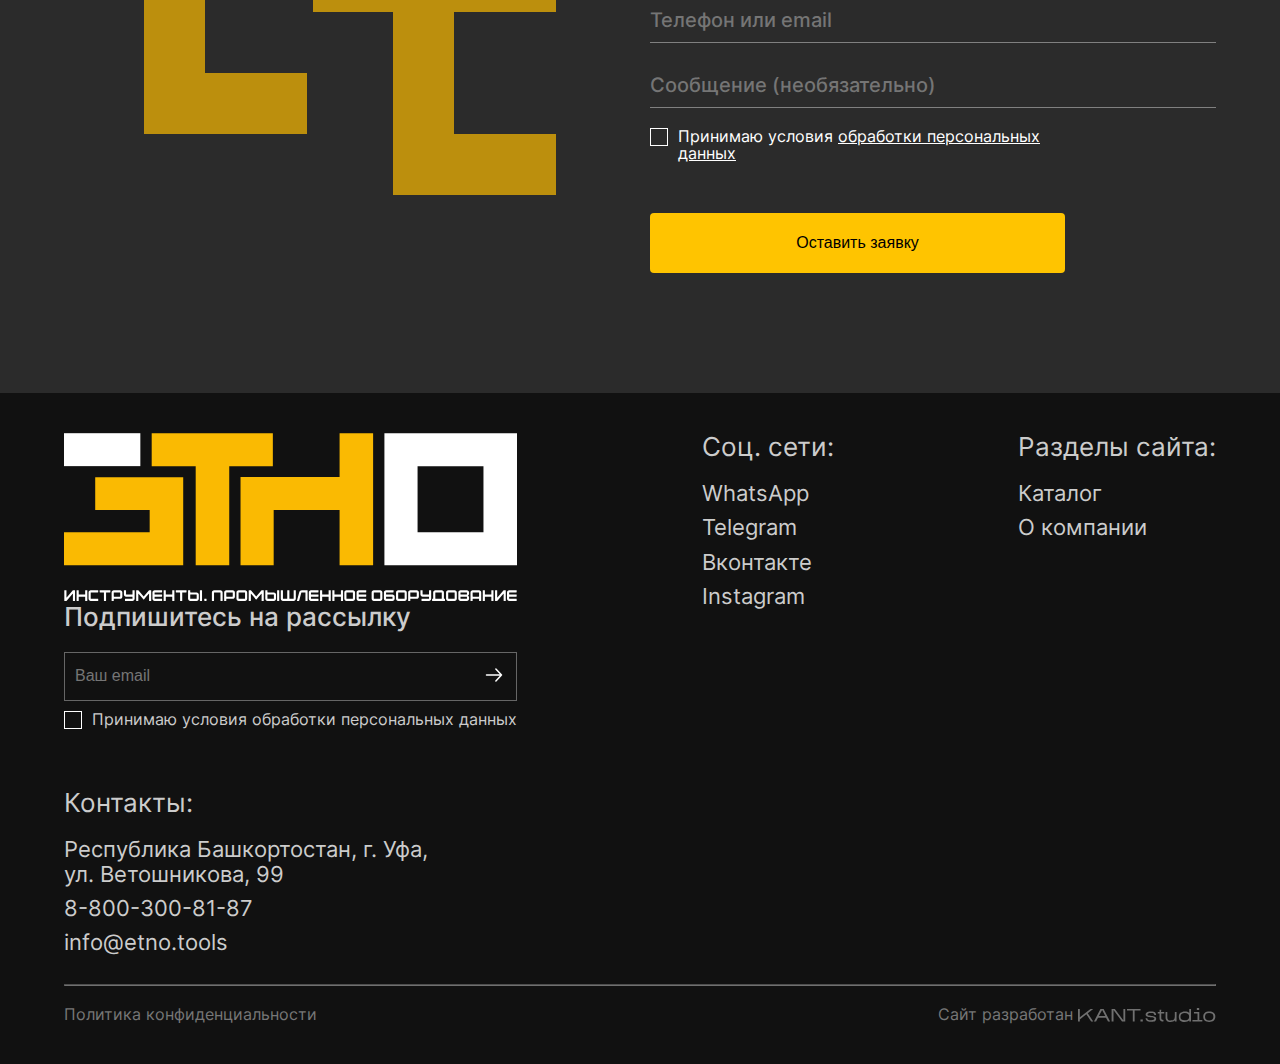
<file: product.html>
<!DOCTYPE html>
<html lang="ru">
<head>
  <meta charset="UTF-8" />
  <meta name="viewport" content="width=device-width, initial-scale=1.0" />
<title>Индикатор рычажнозубчатый ИРБ 0-0,8 0,01 кл.1 ГОСТ 5584-75 Beltools — ЭТНО</title>
  <link rel="stylesheet" href="assets/css/style.css" />
  <link rel="icon" href="assets/img/favicon.svg" type="image/svg+xml">
  <link rel="icon" href="assets/img/favikonDark.svg" media="(prefers-color-scheme: light)" type="image/svg+xml">
  <link rel="icon" href="assets/img/favikonLight.svg" media="(prefers-color-scheme: dark)" type="image/svg+xml">
</head>
<body class="page page--dark">

  <header class="header">
    <div class="container header_container">
      <a href="index.html" class="header_logo"><img src="assets/img/logo.svg" alt=""></a>
      <nav class="header_nav">
        <a href="tel:+78003008187" class="header_link">8-800-300-81-87</a>
        <a href="catalog.html" class="header_link">Каталог</a>
        <a href="about.html" class="header_link">О компании</a>
        <a href="cart.html" class="header_link"><img src="assets/img/Cart.svg" alt=""></a>
        <button href="#" class="header_link menu"><img src="assets/img/menu.svg" alt=""></button>
      </nav>
    </div>
  </header>

  <!-- Burger Menu -->
  <div class="burger-menu" id="burgerMenu">
    <div class="burger-menu-content">
      <button class="burger-menu-close" id="burgerMenuClose">
        <img src="assets/img/menu.svg" alt="">
      </button>
      <div class="burger-menu-items">
        <a href="catalog.html" class="burger-menu-item">Каталог</a>
        <a href="about.html" class="burger-menu-item">О компании</a>
      </div>
      <div class="burger-menu-social">
        <!-- Social icons placeholder -->
        <div class="social-icon"></div>
        <div class="social-icon"></div>
        <div class="social-icon"></div>
      </div>
    </div>
  </div>

  <div class="breadcrumbs">
    <div class="container">
      <a href="index.html">Главная</a> / <a href="catalog.html">Каталог</a> / <span>Индикатор рычажнозубчатый ИРБ 0-0,8 0,01 кл.1 ГОСТ 5584-75 Beltools в Белгороде</span>
    </div>
  </div>

  <main class="product-page container">
    <div class="product-block">
      <div class="product-main">
        <div class="product-gallery">
          <div class="product-image">
            <img src="assets/img/indikator.jpg" alt="Индикатор рычажнозубчатый" />
          </div>
          <div class="delivery-info-mobile">
            <h3>Доставка</h3>
            <p>Мы работаем со следующими компаниями:</p>
            <div class="delivery-companies">
              <div class="company-row">
                <div class="company-item">
                  <span class="company-name"><img src="assets/img/pek.svg" alt=""></span>
                </div>
                <div class="company-item">
                  <span class="company-name"><img src="assets/img/sdek.svg" alt=""></span>
                </div>
              </div>
              <div class="company-row">
                <div class="company-item">
                  <span class="company-name"><img src="assets/img/delovLini.svg" alt=""></span>
                </div>
                <div class="company-item">
                  <span class="company-name"><img src="assets/img/baikalservis.svg" alt=""></span>
                </div>
              </div>
              <div class="company-row">
                <div class="company-item">
                  <span class="company-name"><img src="assets/img/kit.svg" alt=""></span>
                </div>
                <div class="company-item">
                  <span class="company-name"><img src="assets/img/E.svg" alt=""></span>
                </div>
              </div>
            </div>
            <p class="delivery-note">Доставка товаров может производиться любыми транспортными компаниями и курьерскими службами, по согласованию с Вами.</p>
        </div>
        </div>

        <div class="product-info">
          <h1 class="product-title">ИНДИКАТОР РЫЧАЖНОЗУБЧАТЫЙ ИРБ 0-0,8 0,01 КЛ.1 ГОСТ 5584-75 BELTOOLS В БЕЛГОРОДЕ</h1>
          <p class="product-article">Арт. 26539789</p>
         
      <div class="price-delivery-container">
        <div class="price-container">
          <div class="product-pricing">
            <div class="price-item">
              <span class="price-label">2 221.20 Р/шт</span>
            </div>
            <div class="price-item">
              <span class="price-label-nds">2 665.44 Р/шт с НДС</span>
            </div>
          </div>

          <div class="product-availability">
            <span class="availability-text">В наличии 6 шт</span>
            <a href="#" class="found-cheaper">Нашли дешевле?</a>
          </div>

          <div class="product-actions">
            <div class="quantity-selector">
              <button class="quantity-btn minus"><img src="assets/img/minus.svg" alt=""></button>
              <input type="number" value="1" min="1" class="quantity-input" />
              <button class="quantity-btn plus"><img src="assets/img/plus.svg" alt=""></button>
            </div>
            <button class="btn btn--yellow add-to-cart">В корзину</button>
          </div>

          <button class="btn btn--transparent buy-one-click">Купить в 1 клик</button>
        </div>

        <div class="delivery-info">
            <h3>Доставка</h3>
            <p>Мы работаем со следующими компаниями:</p>
            <div class="delivery-companies">
              <div class="company-row">
                <div class="company-item">
                  <span class="company-name"><img src="assets/img/pek.svg" alt=""></span>
                </div>
                <div class="company-item">
                  <span class="company-name"><img src="assets/img/sdek.svg" alt=""></span>
                </div>
              </div>
              <div class="company-row">
                <div class="company-item">
                  <span class="company-name"><img src="assets/img/delovLini.svg" alt=""></span>
                </div>
                <div class="company-item">
                  <span class="company-name"><img src="assets/img/baikalservis.svg" alt=""></span>
                </div>
              </div>
              <div class="company-row">
                <div class="company-item">
                  <span class="company-name"><img src="assets/img/kit.svg" alt=""></span>
                </div>
                <div class="company-item">
                  <span class="company-name"><img src="assets/img/E.svg" alt=""></span>
                </div>
              </div>
            </div>
            <p class="delivery-note">Доставка товаров может производиться любыми транспортными компаниями и курьерскими службами, по согласованию с Вами.</p>
        </div>
      </div>
            <!-- Mobile Collapsible Sections -->
            <div class="product-mobile-sections">
              <div class="product-mobile-section">
                <button class="product-mobile-section-header" data-target="description">
                  <span>Описание</span>
                  <svg class="product-mobile-section-icon" width="16" height="16" viewBox="0 0 24 24" fill="none" xmlns="http://www.w3.org/2000/svg">
                    <path d="M6 9L12 15L18 9" stroke="currentColor" stroke-width="2" stroke-linecap="round" stroke-linejoin="round"/>
                  </svg>
                </button>
                <div class="product-mobile-section-content" id="description">
                  <div class="product-mobile-description">
                    <p>Индикатор рычажнозубчатый ИРБ 0-0,8 0,01 кл.1 ГОСТ 5584-75 Beltools предназначен для измерения отклонений размеров деталей от заданных значений. Прибор имеет высокую точность измерения и надежную конструкцию, что делает его незаменимым инструментом в производственных условиях.</p>
                    <p>Назначение: предназначен для абсолютных и относительных измерений линейных размеров, контроля отклонении от заданной геометрической формы и взаимного расположения поверхностей.Область применения: применяется 
                    как в измерительной стойке, так и в различных контрольных и измерительных приборах и приспособлениях. Используется 
                    в машиностроении, приборостроении и других отраслях промышленности.<p>
                  </div>
                </div>
              </div>
      
              <div class="product-mobile-section">
                <button class="product-mobile-section-header" data-target="characteristics">
                  <span>Характеристики</span>
                  <svg class="product-mobile-section-icon" width="16" height="16" viewBox="0 0 24 24" fill="none" xmlns="http://www.w3.org/2000/svg">
                    <path d="M6 9L12 15L18 9" stroke="currentColor" stroke-width="2" stroke-linecap="round" stroke-linejoin="round"/>
                  </svg>
                </button>
                <div class="product-mobile-section-content" id="characteristics">
                  <div class="product-mobile-characteristics">
                    <h3>Основные характеристики</h3>
                    <div class="product-mobile-char-list">
                      <div class="product-mobile-char-item">
                        <span class="char-label">Класс точности:</span>
                        <span class="char-value">кл.1</span>
                      </div>
                      <div class="product-mobile-char-item">
                        <span class="char-label">Вид инструмента:</span>
                        <span class="char-value">Индикатор рычажнозубчатый</span>
                      </div>
                      <div class="product-mobile-char-item">
                        <span class="char-label">Стандарт:</span>
                        <span class="char-value">ГОСТ 5584-75</span>
                      </div>
                      <div class="product-mobile-char-item">
                        <span class="char-label">Диапазон, мм:</span>
                        <span class="char-value">0-0,8</span>
                      </div>
                      <div class="product-mobile-char-item">
                        <span class="char-label">Цена деления, мм:</span>
                        <span class="char-value">0.01</span>
                      </div>
                      <div class="product-mobile-char-item">
                        <span class="char-label">Тип измерительного инструмента:</span>
                        <span class="char-value">ИРБ</span>
                      </div>
                    </div>
                    
                    <h3>Габаритные размеры в упаковке</h3>
                    <div class="product-mobile-char-list">
                      <div class="product-mobile-char-item">
                        <span class="char-label">Высота:</span>
                        <span class="char-value">36</span>
                      </div>
                      <div class="product-mobile-char-item">
                        <span class="char-label">Ширина:</span>
                        <span class="char-value">60</span>
                      </div>
                      <div class="product-mobile-char-item">
                        <span class="char-label">Длина:</span>
                        <span class="char-value">100</span>
                      </div>
                    </div>
                  </div>
                </div>
              </div>
            </div>
        </div>
      </div>



<div class="product-details">
        <div class="details-column">
          <h2>Характеристики</h2>
          <div class="characteristics">
            <div>
            <h3>Основные характеристики</h3>
            <table class="char-table">
              <tr>
                <td>Класс точности</td>
                <td>кл.1</td>
              </tr>
              <tr>
                <td>Вид инструмента</td>
                <td>Индикатор рычажнозубчатый</td>
              </tr>
              <tr>
                <td>Стандарт</td>
                <td>ГОСТ 5584-75</td>
              </tr>
              <tr>
                <td>Диапазон, мм</td>
                <td>0-0,8</td>
              </tr>
              <tr>
                <td>Цена деления, мм</td>
                <td>0.01</td>
              </tr>
              <tr>
                <td>Тип измерительного инструмента</td>
                <td>ИРБ</td>
              </tr>
            </table>
          </div>

          <div>
            <h3>Габаритные размеры в упаковке</h3>
            <table class="char-table">
              <tr>
                <td>Высота</td>
                <td>36</td>
              </tr>
              <tr>
                <td>Ширина</td>
                <td>60</td>
              </tr>
              <tr>
                <td>Длина</td>
                <td>100</td>
              </tr>
            </table>
            </div>
          </div>
        </div>

        <div class="details-column">
          <h2>Описание</h2>
          <div class="product-description">
            <p>Индикатор рычажнозубчатый ИРБ. Цена деления 0.01. Диапазон измерений: 0-0,8 мм. Класс точности кл.1. Инструмент соответствует ГОСТ 5584-75. Шкала индикатора типа ИРБ размещена параллельно оси измерительного рычага в среднем положении и перпендикулярно плоскости его поворота. Наличие поворотного измерительного рычага, малые габариты и незначительное измерительное усилие позволяют использовать прибор в труднодоступных местах, а также в случаях, требующих малого измерительного усилия.</p>

            <p>Назначение: предназначен для абсолютных и относительных измерений линейных размеров, контроля отклонении от заданной геометрической формы и взаимного расположения поверхностей.Область применения: применяется как в измерительной стойке, так и в различных контрольных и измерительных приборах и приспособлениях. Используется в машиностроении, приборостроении и других отраслях промышленности.</p>
          </div>
        </div>
      </div>
    </div>
  </main>



 <section class="catalog recently-viewed">
    <div class="container">
      <h2>Недавно просмотренные</h2>
      <div class="carts_grid">

        <div class="product-card">
          <p class="product_articul">Арт. ri.100.163</p>
          <div class="product-card_image">
            <img src="assets/img/dolbnaylkDisk.jpg" alt="Инструмент" />
          </div>
          <div class="product-card_info">
            <h3 class="product-card_title">Долбяк дисковый М0,7 Z=90 A P18 (2530-0343) 20гр dпос=31,75мм в Белгороде</h3>
            <p class="product-card_availability">В наличии 1 шт</p>
            <p class="product-card_price">Цена с НДС <b>3 480 рублей</b></p>
            <p class="product-card_price-alt">Цена без НДС <b>2 900 рублей</b></p>
            <button class="btn btn--yellow">Добавить в корзину</button>
          </div>
        </div>

                <div class="product-card">
          <p class="product_articul">Арт. ri.100.163</p>
          <div class="product-card_image">
            <img src="assets/img/dolbnaylkDisk.jpg" alt="Инструмент" />
          </div>
          <div class="product-card_info">
            <h3 class="product-card_title">Долбяк дисковый М0,7 Z=90 A P18 (2530-0343) 20гр dпос=31,75мм в Белгороде</h3>
            <p class="product-card_availability">В наличии 1 шт</p>
            <p class="product-card_price">Цена с НДС <b>3 480 рублей</b></p>
            <p class="product-card_price-alt">Цена без НДС <b>2 900 рублей</b></p>
            <button class="btn btn--yellow">Добавить в корзину</button>
          </div>
        </div>


                <div class="product-card">
          <p class="product_articul">Арт. ri.100.163</p>
          <div class="product-card_image">
            <img src="assets/img/dolbnaylkDisk.jpg" alt="Инструмент" />
          </div>
          <div class="product-card_info">
            <h3 class="product-card_title">Долбяк дисковый М0,7 Z=90 A P18 (2530-0343) 20гр dпос=31,75мм в Белгороде</h3>
            <p class="product-card_availability">В наличии 1 шт</p>
            <p class="product-card_price">Цена с НДС <b>3 480 рублей</b></p>
            <p class="product-card_price-alt">Цена без НДС <b>2 900 рублей</b></p>
            <button class="btn btn--yellow">Добавить в корзину</button>
          </div>
        </div>

      </div>

      <div class="catalog_footer">
        <a href="#" class="btn btn--transparent">Показать все</a>
      </div>
    </div>
  </section>


   <section class="catalog recommended">
    <div class="container">
      <h2>Рекомендуемые разделы</h2>
      <div class="catalog_grid">
        <a href="#" class="catalog_item" style="background-image: url(assets/img/diamond.png);">
          
          <div class="catalog_title">Абразивный, алмазный и алмазоборядый инструмент <p>(198)</p></div>
        </a>

        <a href="#" class="catalog_item" style="background-image: url(assets/img/diamond.png);">
          
          <div class="catalog_title">Абразивный, алмазный и алмазоборядый инструмент <p>(198)</p></div>
        </a>
        
        <a href="#" class="catalog_item" style="background-image: url(assets/img/diamond.png);">
          
          <div class="catalog_title">Абразивный, алмазный и алмазоборядый инструмент <p>(198)</p></div>
        </a>
      </div>

      <div class="catalog_footer">
        <a href="#" class="btn btn--transparent">Показать все</a>
      </div>
    </div>
  </section>

  <section class="contact product_contact">
    <div class="container contact_container">
      <div class="contact_info">
        <h2 class="section-title">Остались вопросы?</h2>
        <div class="contact_icon"><img src="assets/img/tt.svg" alt=""></div>
      </div>
      <form class="contact_form" method="post">
        <p>Заполните форму и мы обязательно с&nbsp;вами свяжемся</p>
        <input type="text" id="name" placeholder="Имя" required>
        <input type="text" id="telephoneOrEmail" placeholder="Телефон или email" required>
        <input placeholder="Сообщение (необязательно)"></input>
        <label class="contact_checkbox">
          <input type="checkbox" required>
          <p>Принимаю условия <a href="#" class="privacy_link">обработки персональных данных</a></p>
        </label>
        <button type="submit" class="btn btn--yellow">Оставить заявку</button>
      </form>
    </div>
  </section>

  <footer class="footer">
    <div class="container footer_container">
      <div class="footer_column footer_form">
        <a href="index.html"><img src="assets/img/logo.svg" alt=""></a>
        <p>Подпишитесь на рассылку</p>
        <form><div class="footer_form_send"><input type="email" placeholder="Ваш email"><button><img src="assets/img/arrow.svg" alt=""></button></div>
        <label class="contact_checkbox">
        <input type="checkbox" required>
        Принимаю условия обработки персональных данных
        </label></form>
      </div>
      <div class="footer_column">
        <p>Соц. сети:</p>
        <ul>
          <li><a href="">WhatsApp</a></li>
          <li><a href="">Telegram</a></li>
          <li><a href="">Вконтакте</a></li>
          <li><a href="">Instagram</a></li>
        </ul>
      </div>
      <div class="footer_column">
        <p>Разделы сайта:</p>
        <ul>
          <li><a href="catalog.html">Каталог</a></li>
          <li><a href="about.html">О компании</a></li>
        </ul>
      </div>
      <div class="footer_column">
        <p>Контакты:</p>
        <li><a href="">Республика Башкортостан, г. Уфа,<br>
          ул. Ветошникова, 99<br></a></li>
        <li><a href="">8-800-300-81-87</a></li>
        <li><a href="">info@etno.tools</a></li>
      </div>
    </div>
      <hr>
      <div class="container footer_bottom"><a href="">Политика конфиденциальности</a>
        
      <a href="https://kant.studio/" target="_blank"><p>Сайт разработан</p><img src="assets/img/KantLogo.svg" alt=""></a></div>
  </footer>
  <div class="cart-overlay" id="cartOverlay"></div>
  <div class="search_overlay" id="searchOverlay"></div>
  <div class="overlay-mask" id="overlayMask"></div>


  <div class="cart-modal" id="cartModal">
    <div class="cart-header">
      <div class="cart-header-left">
        <h2>ВАШ ЗАКАЗ</h2>
        <a href="#" class="cart-clear">Очистить корзину</a>
      </div>
      <button class="cart-close">
        <svg width="30" height="30" viewBox="0 0 30 30" fill="none" xmlns="http://www.w3.org/2000/svg">
          <path d="M22.5 7.5L7.5 22.5M7.5 7.5L22.5 22.5" stroke="black" stroke-width="2" stroke-linecap="round"/>
        </svg>
      </button>
    </div>
    <div class="cart-body">
      <div class="cart-items"></div>
      <div class="cart-total">
        <div class="total-row">
          <span>Сумма с НДС:</span>
          <span>0 ₽</span>
        </div>
        <div class="total-row">
          <span>Сумма без НДС:</span>
          <span>0 ₽</span>
        </div>
      </div>
      <form class="cart-form">
        <div class="form-row">
          <div class="form-group">
            <input type="text" id="name-company" placeholder="Компания" required>
          </div>
          <div class="form-group">
            <input type="tel" id="phone" placeholder="Телефон" required>
          </div>
        </div>
        <div class="form-row">
          <div class="form-group">
            <input type="text" id="name" placeholder="Лицо" required>
          </div>
          <div class="form-group">
            <input type="text" id="comment" placeholder="Комментарий">
          </div>
        </div>
        <label class="cart-checkbox">
          <input type="checkbox" required>
          Принимаю условия обработки персональных данных.
        </label>
        <button type="submit" class="checkout-btn">Отправить заказ</button>
      </form>
    </div>
  </div>

<script src="assets/js/script.js"></script>
</body>
</html>
</file>
<file: assets/css/style.css>
@font-face {
  font-family: 'Bebas Neue';
  src: url('../fonts/BebasNeue/BebasNeue-Thin.otf') format('opentype'),
       url('../fonts/BebasNeue/BebasNeue-Thin.ttf') format('truetype');
  font-weight: 100;
  font-style: normal;
}

@font-face {
  font-family: 'Bebas Neue';
  src: url('../fonts/BebasNeue/BebasNeue-Light.otf') format('opentype'),
       url('../fonts/BebasNeue/BebasNeue-Light.ttf') format('truetype');
  font-weight: 300;
  font-style: normal;
}

@font-face {
  font-family: 'Bebas Neue';
  src: url('../fonts/BebasNeue/BebasNeue-Regular.otf') format('opentype'),
       url('../fonts/BebasNeue/BebasNeue-Regular.ttf') format('truetype');
  font-weight: 400;
  font-style: normal;
}

@font-face {
  font-family: 'Bebas Neue';
  src: url('../fonts/BebasNeue/BebasNeue-Bold.otf') format('opentype'),
       url('../fonts/BebasNeue/BebasNeue-Bold.ttf') format('truetype');
  font-weight: 700;
  font-style: normal;
}
@font-face {
  font-family: 'Inter';
  src: url('../fonts/Inter/Inter-VariableFont_slnt,wght.ttf') format('truetype');
  font-weight: 100 900;
  font-display: swap;
}
* {
  box-sizing: border-box;
  margin: 0;
  padding: 0;
}
body {
  font-family: 'Inter';
  background-color: #2B2B2B;
  color: #fff;
  line-height: 1.1;
}
html, body {
  max-width: 100%;
  overflow-x: hidden;
}

.container {
  width: 90%;
  margin: 0 auto;
  border-radius: 8px;
}


a {
  color: inherit;
  text-decoration: none;
}

.btn {
  display: inline-block;
  padding: 21px 24px;
  font-size: 16px;
  font-weight: 400;
  border: none;
  cursor: pointer;
  border-radius: 4px;
}


.btn--yellow {
  background-color: #ffc400;
  color: #000;
  width: 415px;
  height: 60px;
  text-align: center;
  align-items: center;
}
.btn--yellow:hover
{
  background-color: #FFDA6F;
}
.btn--transparent {
  border: 1px solid #fff;
  color: #fff;
  background: transparent;
  transition: all 0.3s ease;
  box-shadow: inset 0 0 0 0px #fff;
}

.btn--transparent:hover {
  box-shadow: inset 0 0 0 2px #fff;
}

header
{
  position: fixed;
  z-index: 10;
  display: flex;
  width: 100%;
  margin: auto;
}
.header_logo
{
  width: 100px;
}
.header {
  padding: 20px 0;
  background: 00;
}

.header_container {
  display: flex;
  justify-content: space-between;
  align-items: center;
}

.header_nav {
  display: flex;
  gap: 24px;
  align-items: center;
}

.header_link
{
  font-size: 16px;
}
.menu
{
  display: none;
}
.header {
  position: fixed;
  z-index: 1000;
  display: flex;
  width: 100%;
  top: 0;
  left: 0;
  transition: 
    transform 0.4s cubic-bezier(0.25, 1, 0.5, 1),
    background 0.4s ease;
  transform: translateY(0);
  background: transparent;
  pointer-events: auto;
}

.header.scrolled {
  background: rgba(0, 0, 0, 0.7);
  backdrop-filter: blur(5px);
}

.header.hidden {
  transform: translateY(-100%);
  pointer-events: none;
}

@supports not (backdrop-filter: blur(5px)) {
  .header.scrolled {
    background: rgba(0, 0, 0, 0.85);
  }
}

.hero {
  background: 
    linear-gradient(to bottom, #000000bd, #2b2b2b4d),
    url(../img/backSvg.svg) center center / contain no-repeat;
  padding: 45vh 0 100px;
  text-align: left;
  height: 100vh;
  display: flex;
  flex-direction: column;
  justify-content: flex-end;
  width: 100%;
}

.hero_title {
  margin-bottom: 20px
}
section.hero_title
{
  width: 90%;
  margin: 0 auto;
}
.hero_title, .page-title h1
{
  font-size: 120px;
  font-weight: 700;
  line-height: 0.9em;
  text-transform: uppercase;
  letter-spacing: -0.03em;
  font-family: "Bebas Neue", sans-serif;
}
.main_hero
{
  width: 1300px;
}
.page-title h1
{
  width: 100%;
}
.page-title
{
  padding: 0;
}
.hero_subtitle {
  font-size: 25px;
  margin-bottom: 40px;
}

.catalog {
  background-color: #2B2B2B;
}
h2
{
  font-family: "Bebas Neue", sans-serif;
  font-size: 55px;
  font-weight: 700;
  margin-bottom: 40px;
  text-transform: uppercase;
}

.catalog_search {
  display: flex;
  margin-bottom: 30px;
  line-height: 90%;
  position: relative;
  border-radius: 8px;
}

.catalog_input {
  flex: 1;
  padding: 10px;
  font-size: 16px;
  border: none;
  background: #FFFFFF;
  color: #000000;
  font-family: 'Inter';
  height: 60px;
  border-radius: 8px 0 0 8px;
}
.catalog_search .btn
{
  width: 150px;
  padding: 0 20px;
  font-size: 16px;
  border-radius: 0 8px 8px 0;
}
.catalog_grid {
  display: grid;
  grid-template-columns: 1fr 1fr 1fr;
  gap: 20px;
}

.catalog_item {
  position: relative;
  background-color: #2b2b2b;
  padding: 10px;
  display: flex;
  flex-direction: column;
  justify-content: flex-end;
  width: 100%;
  height: 360px;
  background-position: center;
  background-size: cover;
  background-repeat: no-repeat;
  overflow: hidden;
  isolation: isolate;
  border-radius: 8px;
}

.catalog_item::before {
  content: "";
  position: absolute;
  top: 0;
  left: 0;
  width: 100%;
  height: 100%;
  background: linear-gradient(
    to bottom, 
    transparent 0%, 
    rgba(0, 0, 0, 0.5) 100%
  );
  z-index: 0;
  pointer-events: none;
}
.catalog_title {
  position: relative;
  z-index: 1;
  color: #fff;
  margin: 0;
  display: inline-flex;
  gap: 10px;
  font-family: 'Inter';
  font-weight: 500;
  font-size: 20px;
  letter-spacing: -0.03em;
}

.catalog_footer {
  text-align: center;
  margin-top: 40px;
}
.catalog_footer .btn
{
  width: 25%;
}
.about {
  background: #2B2B2B;
  background-image: url(../img/Group425.svg);
  background-repeat: no-repeat;
  background-position: right center;
  padding: 60px 0;
}

.about_container {
  display: flex;
  flex-direction: row;
  gap: 20px;
}

.about.section-title {
  font-size: 55px;
  margin-bottom: 20px;
}
.about_text
{
  display: flex;
  flex-direction: column;
  justify-content: space-between;
}
.about_desc {
  margin-bottom: 20px;
  font-size: 20px;
  font-family: 'Inter';
}
.about_left
{
  display: flex;
  width: 50%;
}
.about_right
{
  display: flex;
  width: 50%;
  flex-direction: column;
}
.about_event, .about_photo, .about_text, .about_signature
{
  width: 50%;
}
.about_misc
{
  color: #ffff;
  opacity: 40%;
  font-size: 16px;
}
.misc_add
{
  display: none;
}
.misc_hide
{
  display: block;
}
.about_facts {
  display: flex;
  font-size: 20px;
  font-weight: 400;
  letter-spacing: -0.03em;
  text-align: center;
  align-items: center;
  justify-content: space-between;
}
.about_facts hr
{
  border-color: #808080;
  height: 90px;
  align-items: center;
}
.about_fact strong {
  font-size: 80px;
  color: #FBBB02;
  font-weight: 400;
  display: block;
  letter-spacing: -0.08em;
  white-space: nowrap;
}

.about_img {
  width: 100%;
  max-width: 400px;
  height: auto;
}

.about_row h3
{
  font-family: 'Bebas Neue';
  font-size: 28px;
  margin-bottom: 15px;
}
.about_container img
{
  width: 170px;
  height: 170px;
}
.about_row img
{
  height: auto;
  max-width: 100%;
}
.about_row
{
  display: flex;
  flex-direction: row;
  gap: 20px;
}
.about_row:nth-of-type(3)
{
  margin: 20px 0;
}
.about_row > * {
  flex: 1;
}
.about_signature
{
  display: flex;
  justify-content: flex-end;
  flex-wrap: wrap;
}
.about_signature img
{
  align-items: center;
}
.about_photo
{
  display: flex;
  align-items: center;
  justify-content: end;
  flex-wrap: wrap;
  justify-content: space-between;
  align-content: space-between;
  gap: 20px;
}
.about_photo img 
{
  width: 198px;
  height: 170px;
  flex: 1;
}


.faq {
  padding: 60px 0px;
  color: #FFFFFF;
}

.faq .container {
  margin: 0 auto;
  color: #FFFFFF;
}
.faq_item:first-of-type
{
  border-top: 1px solid #808080;
}
.faq_item {
  border-bottom: 1px solid #808080;
  padding: 20px 0;
}

.faq_button {
  width: 100%;
  display: flex;
  align-items: flex-start;
  background: none;
  border: none;
  padding: 0;
  cursor: pointer;
  text-align: left;
  position: relative;
  color: #FFFFFF;
}

.faq_button::before {
  content: attr(data-number);
  font-family: 'Bebas Neue';
  display: inline-block;
  width: 50%;
  font-weight: 400;
  font-size: 35px;
}

.faq_question {
  width: 50%;
  font-size: 25px;
  font-weight: 600;
  font-family: 'Inter';
}

.faq_icon {
  font-size: 24px;
  font-weight: bold;
  transition: transform 0.3s ease;
}

.faq_item.open .faq_icon {
  transform: rotate(45deg);
}

.faq_answer {
  max-height: 0;
  overflow: hidden;
  opacity: 0;
  transition: all 0.4s ease;
  padding-left: 49%;
  padding-top: 0;
  font-size: 16px;
  font-family: 'Inter';
  font-size: 16px;
  font-weight: 400;
}

.faq_item.open .faq_answer {
  max-height: 500px;
  opacity: 1;
  padding-top: 15px;
  width: 85%;
}
.text
{
  padding: 60px 0px;
}
.text_container
{
  display: flex;
  gap: 20px;
}
.text_item
{
  width: 50%;
}
.text_item p
{
  font-size: 16px;
  font-weight: 400;
}

.contact {
  background: #2B2B2B;
  background-image: url(../img/figureupfooter.svg);
  background-repeat: no-repeat;
  background-position: left;
  padding: 60px 0;
}

.contact_container {
  display: flex;
  flex-wrap: wrap;
  gap: 20px;
}
.contact_info
{
  flex: 1;
}
.contact_form {
  flex: 1;
  display: flex;
  flex-direction: column;
  gap: 10px;
}
.contact_form p
{
  font-family: 'Inter';
  font-size: 30px;
  font-weight: 600;
  width: 70%;
}
.contact_form input,
.contact_form textarea {
  padding: 20px 0px 10px 0px;
  font-size: 20px;
  font-family: 'Inter';
  font-weight: 500;
  background: none;
  border: none;
  border-bottom: 1px solid #808080;
  color: #666666;
}
.contact_form button
{
  margin-top: 40px;
}
.contact_checkbox {
  display: flex;
  align-items: flex-start;
  font-weight: 400;
  gap: 10px;
  font-size: 16px;
  margin-top: 10px;
}

.contact_checkbox input
{
  appearance: none;
  -webkit-appearance: none;
  padding: 0;
  width: 18px;
  height: 18px;
  border: 1px solid #FFFFFF;
  background:none;
  cursor: pointer;
  transition: color 0.15s ease-in-out, background-color 0.15s ease-in-out, border-color 0.15s ease-in-out, box-shadow 0.15s ease-in-out;
  margin: 0;
}
.contact_checkbox input:checked {
    background-image: url("data:image/svg+xml,%3csvg xmlns='http://www.w3.org/2000/svg' viewBox='0 0 20 20'%3e%3cpath fill='none' stroke='%23fff' stroke-linecap='round' stroke-linejoin='round' stroke-width='3' d='m6 10 3 3 6-6'/%3e%3c/svg%3e");
}
.privacy_link
{
  text-decoration: underline;
}
.contact_checkbox p
{
  font-weight: 400;
}
.footer {
  background: #111;
  padding: 40px 0;
  color: #ccc;
  margin-top: 60px;
  font-size: 14px;
}

.footer_container {
  display: flex;
  flex-wrap: wrap;
  gap: 40px;
  justify-content: space-between
}
.footer_form p
{
  font-size: 25px;
  font-weight: 500;
  margin-bottom: 20px;
}
.footer_form form div input
{
  background: none;
  border: none;
  padding: 10px;
  width: 80%;
  font-size: 16px;
  color: #666666;
}
.footer_form_send
{
  border: 1px solid #666666;
  display: flex;
  justify-content: space-between;
}
.footer_form_send button
{
  width: 20%;
  background: none;
  color: #FFFFFF;
  border: none;
  text-align: right;
  padding: 10px;
}
.footer_bottom {
  text-align: center;
  padding-top: 20px;
  font-size: 12px;
  color: #777;
  display: flex;
  justify-content: space-between;
}
.footer_bottom a
{
  display: inline-flex;
  align-items: center;
  gap: 5px;
  font-size: 16px;
}

.footer {
  background: #111;
  padding: 40px 0;
  color: #ccc;
}

.footer_column {
  margin-bottom: 20px;
}
.footer_column ul,li
{
  list-style: none;
}
.footer_column p
{
  font-family: 'Inter';
  font-size: 26px;
  margin-bottom: 20px;
}
.footer_column li
{
  font-family: 'Inter';
  font-size: 22px;
  margin-bottom: 10px;
}
footer hr
{
  width: 90%;
  max-width: 1720px;
  border-color: #FFFFFF;
  opacity: 40%;
  margin: 0 auto;
}

.breadcrumbs
{
  padding-top: 10vh;
  margin-bottom: 20px;
}
.breadcrumbs div
{
  color: #808080;
}
.breadcrumbs span
{
  color: #FFFFFF;
}

.search_wrapper {
  display: flex;
  align-items: center;
  border: 1px solid #808080;
  border-radius: 8px;
  padding: 0 0 0 20px;
  height: 60px;
  gap: 15px;
  flex: 1;
  position: relative;
  z-index: 999;
  background-color: white;
  border-radius: 8px 0 0 8px;
  overflow: hidden;
}
.search_icon {
  width: 20px;
  height: 20px;
  opacity: 0.6;
  filter: brightness(0) saturate(100%) opacity(0.4);
}
.search_wrapper input {
  flex: 1;
  background: none;
  border: none;
  font-size: 16px;
  font-family: 'Inter';
  height: 60px;
}
.search_wrapper input::placeholder {
  color: #808080;
}
.catalog_input::placeholder {
  color: #666666;
}
.search_wrapper .btn {
  width: 150px;
  padding: 0 20px;
  font-size: 16px;
}

.search_autocomplete {
  position: absolute;
  top: 100%;
  left: 0;
  right: 0;
  background: #FFFFFF;
  border: 1px solid #ddd;
  border-top: none;
  border-radius: 0 0 8px 8px;
  z-index: 1000;
  max-height: 400px;
  overflow-y: auto;
  box-shadow: 0 4px 12px rgba(0, 0, 0, 0.15);
  margin-top: -1px; 
}

.search_autocomplete .product-card { 
  display: flex; 
  align-items: center; 
  gap: 20px; 
  min-height: 90px; 
  padding: 12px 16px 15px 16px; 
  border-bottom: 1px solid #f0f0f0; 
}
.search_autocomplete .product-card:last-child { border-bottom: none; }
.search_autocomplete .product-card_image { width: 90px; height: 90px; flex-shrink: 0; }
.search_autocomplete .product-card_image img { width: 100%; height: 100%; object-fit: contain; }
.search_autocomplete .product-card_info { display: flex; align-items: center; gap: 20px; width: 100%; }
.search_autocomplete .product-card_info .info_title { display: flex; flex-direction: column; gap: 4px; flex: 2.1; }
.search_autocomplete .product-card_info .info_prices { display: flex; flex-direction: column; gap: 4px; flex: 1.4; }
.search_autocomplete .product-card_availability { flex: 0.7; margin: 0; }
.search_autocomplete .product-card_actions { flex: 1.2; display: flex; align-items: center; gap: 10px; justify-content: flex-end; }
.search_autocomplete .product-card_title { margin: 0; color: #000; font-size: 20px; font-weight: 500; line-height: 1.1; }
.search_autocomplete .product_articul { color: #000; font-size: 16px; font-weight: 400; }
.search_autocomplete .product-card_price { margin: 0; font-size: 16px; font-weight: 400; }
.search_autocomplete .product-card_price b { font-size: 20px; font-weight: 500; margin-left: 7px; }
.search_autocomplete .product-card_price-alt { margin: 0; font-size: 16px; font-weight: 400; }
.search_autocomplete .product-card_price-alt b { font-size: 23px; font-weight: 500; }
.search_autocomplete .product-card_qty { height: 60px; width: 154px; justify-content: space-around; display: flex; align-items: center; border: 1px solid #000000; border-radius: 4px; overflow: hidden; }
.search_autocomplete .product-card_qty .quantity-btn { width: 40px; height: 100%; background: transparent; border: none; cursor: pointer; font-size: 18px; font-weight: 600; color: #000000; }
.search_autocomplete .product-card_qty span { display: inline-block; width: 40px; text-align: center; color: #000000; }
.search_autocomplete .btn.btn--yellow { height: 60px; width: 154px; }

.autocomplete_results {
  padding: 0;
}

.autocomplete_item {
  display: flex;
  align-items: center;
  gap: 20px;
  padding: 12px 16px;
  border-bottom: 1px solid #f0f0f0;
  cursor: pointer;
  transition: background-color 0.2s ease;
  min-height: 90px;
}

.autocomplete_item:hover {
  background-color: #f8f8f8;
}

.autocomplete_item:last-child {
  border-bottom: none;
}

.autocomplete_item_image {
  width: 90px;
  height: 90px;
  flex-shrink: 0;
}

.autocomplete_item_image img {
  width: 100%;
  height: 100%;
  object-fit: contain;
}

.autocomplete_item_info {
  display: flex;
  align-items: center;
  gap: 20px;
  width: 100%;
}

.autocomplete_item_title {
  display: flex;
  flex-direction: column;
  gap: 4px;
  flex: 2.1;
}

.autocomplete_item_prices {
  display: flex;
  flex-direction: column;
  gap: 4px;
  flex: 1.4;
}

.autocomplete_item_availability {
  flex: 0.7;
  margin: 0;
}

.autocomplete_item_actions {
  flex: 1.2;
  display: flex;
  align-items: center;
  gap: 10px;
  justify-content: flex-end;
}

.autocomplete_item_title h3 {
  margin: 0;
  font-size: 20px;
  font-weight: 500;
  color: #000;
}

.autocomplete_item_articul {
  color: #000;
  font-size: 16px;
  font-weight: 400;
}

.autocomplete_item_price {
  margin: 0;
  font-size: 16px;
}

.autocomplete_item_price b {
  font-size: 20px;
  margin-left: 7px;
}

.autocomplete_item_price_alt {
  margin: 0;
  font-size: 16px;
}

.autocomplete_item_price_alt b {
  font-size: 23px;
  font-weight: 500;
}

.autocomplete_item_qty {
  height: 60px;
  width: 154px;
  justify-content: space-around;
  display: flex;
  align-items: center;
  border: 1px solid #000000;
  border-radius: 4px;
  overflow: hidden;
}

.autocomplete_item_qty .quantity-btn {
  width: 40px;
  height: 100%;
  background: transparent;
  border: none;
  cursor: pointer;
  font-size: 18px;
  font-weight: 600;
  color: #000000;
}

.autocomplete_item_qty span {
  display: inline-block;
  width: 40px;
  text-align: center;
  color: #000000;
}

.autocomplete_item_btn {
  height: 60px;
  width: 154px;
  background: #ffc400;
  color: #000;
  border: none;
  border-radius: 4px;
  font-size: 16px;
  font-weight: 400;
  cursor: pointer;
  transition: background-color 0.3s ease;
}

.autocomplete_item_btn:hover {
  background: #FFDA6F;
}

.search_overlay {
  position: fixed;
  top: 0;
  left: 0;
  right: 0;
  bottom: 0;
  background: rgba(0, 0, 0, 0.3);
  z-index: 900;
  display: none;
}

.overlay-mask {
  position: fixed;
  left: 0;
  right: 0;
  background: rgba(0,0,0,0.3);
  z-index: 900;
  display: none;
  backdrop-filter: blur(2px);
}

.overlay-mask::before {
  content: '';
  position: absolute;
  left: 0;
  right: 0;
  top: 0;
  height: 24px;
  background: linear-gradient(to bottom, rgba(0,0,0,0), rgba(0,0,0,0.3));
}

.catalog_header { display: flex; align-items: center; justify-content: space-between; margin: 10px auto; flex-wrap: wrap; gap: 16px; }
.catalog_heading { font-family: 'Bebas Neue'; font-size: 55px; text-transform: uppercase; font-size: 700; line-height: 0.9;}

.catalog_search-mobile { display: none; }
.catalog_mobileIcon { 
  width: 36px; 
  height: 36px; 
  border: none; 
  border-radius: 50%; 
  background: transparent url('../img/IconSearch.svg') center/30px 30px no-repeat; 
  cursor: pointer;
}

.search_popup { 
  position: fixed; 
  inset: 0; 
  background: rgba(0,0,0,0.6); 
  z-index: 1001; 
  display: none; 
  align-items: flex-start; 
  justify-content: center; 
}
.search_popup_inner { 
  position: fixed;
  width: auto;
  max-width: none;
  margin-top: 0; 
  background: transparent; 
  display: flex; 
  align-items: center; 
  gap: 0; 
  box-sizing: border-box; 
  padding: 0;
  border-radius: 8px;
}
.search_popup_inner .search_wrapper { 
  display: flex; 
  flex: 1; 
}
.mobile_search_conteiner
{
  flex: 1;
  display: flex;
}
.mobile_search_conteiner .search_icon
{
  display: none;
}
.search_popup_inner .btn { 
  width: 25%; 
  height: 60px; 
  flex-shrink: 0; 
  border-radius: 0 4px 4px 0;
}

@media (min-width: 1025px) {
  .catalog_search-mobile { display: none; }
  .catalog_search { display: flex; }

  .catalog_mobile-search,
  .catalog_mobile-filters {
    display: none;
  }
  
  .product-mobile-sections {
    display: none;
  }
}

.no-scroll {
  overflow: hidden !important;
  position: fixed;
  width: 100%;
}

.burger-menu {
  position: fixed;
  top: 0;
  right: -100%;
  width: 40%;
  height: 100vh;
  background: white;
  z-index: 1002;
  transition: right 0.3s ease;
  padding: 20px;
  box-sizing: border-box;
  height: 120vh;
  overflow-y: auto;
  -webkit-overflow-scrolling: touch;
  overscroll-behavior: contain;
}

.burger-menu.active {
  right: 0;
}

.burger-menu-content {
  display: flex;
  flex-direction: column;
  height: 100%;
}

.burger-menu-close {
  background: none;
  border: none;
  cursor: pointer;
  padding: 0;
  margin-bottom: 40px;
  align-self: flex-end;
}

.burger-menu-close img {
  filter: invert(1);
  width: 24px;
  height: 24px;
}

.burger-menu-item {
  display: block;
  padding: 15px 0;
  color: #000;
  text-decoration: none;
  border-top: 1px solid rgba(0, 0, 0, 0.3);
  font-size: 14px;
  font-weight: 400;
}

.burger-menu-item:last-child {
  border-top: none;
  border-top: 1px solid rgba(0, 0, 0, 0.3);
  border-bottom: 1px solid rgba(0, 0, 0, 0.3);
}

.burger-menu-social {
  display: flex;
  gap: 10px;
  margin-top: 40px;
}

.social-icon {
  width: 18px;
  height: 18px;
  border-radius: 2px;
}

@media (max-width: 440px) {
  .burger-menu {
    width: 80%;
  }
}
.catalog_found p
{
  font-weight: 500;
  font-size: 22px;
}
.catalog_found
{
  display: flex;
  justify-content: space-between;
  flex-direction: row;
  margin: 30px auto 40px auto;
}
.catalog_found h2
{
  margin: 0;
}
.grid_buttons
{
  display: flex;
  gap: 10px 16px;
  flex-direction: row;
  width: 320px;

}
.grid_button
{
  background: none;
  border: none;
  cursor: pointer;
  display: inline-flex;
  align-items: center;
  gap: 13px;
  height: 60px;
  color: #FFFFFF;
  text-align: left;
  height: fit-content;
}
.grid_button svg { width: 40px; height: 40px; }

.carts_grid {
  display: grid;
  grid-template-columns: repeat(auto-fill, minmax(320px, 1fr));
  gap: 20px;
  margin-bottom: 40px;
}

.grid_button.active svg rect { fill: #FBBB02; }
.grid_button.active { color: inherit; }
.grid_button svg rect { fill: white; }
.grid_button.active svg rect { fill: #FBBB02; }

.carts_grid { display: grid; }
.carts_grid.carts_grid--grid { grid-template-columns: repeat(3, 1fr); }
.carts_grid--list {
  grid-template-columns: 1fr;
}

.carts_grid--list .product-card { 
  display: flex;
  align-items: center;
  gap: 20px;
  height: 90px;
  padding: 0 16px 0 0;
  margin-bottom: 12px;
  border-bottom: 1px solid #999999;
  overflow: hidden;
}

.carts_grid--list .product-card_image {
  width: 90px;
  height: 90px;
  flex: 0 0 90px;
  display: flex;
  align-items: center;
  justify-content: flex-start;
}
.carts_grid--list .product-card_image img {
  width: 100%;
  height: 100%;
  object-fit: contain;
}

.carts_grid--list .product-card_info { 
  display: flex;
  align-items: center;
  gap: 20px;
  width: 100%;
  min-width: 0;
}

.carts_grid--list .product-card_title { 
  white-space: normal;
  display: -webkit-box;
  -webkit-line-clamp: 2;
  line-clamp: 2;
  -webkit-box-orient: vertical;
  overflow: hidden;
  margin: 0;
}

.carts_grid--list .product_articul { 
  white-space: nowrap;
  overflow: hidden;
  text-overflow: ellipsis;
  margin: 5px 0 0 0;
  color: #000;
  display: block;
}
.carts_grid--list .product-card_info .info_title
{
  flex: 2;
  display: flex;
  flex-direction: column;
  justify-content: center;
  min-width: 0;
}
.carts_grid--list .product-card_info .info_prices {
  flex: 1.4;
  display: flex;
  flex-direction: column;
  justify-content: center;
  min-width: 0;
}
.carts_grid--list .product_articul, .carts_grid--list .product-card_price, .carts_grid--list .product-card_price-alt {
  white-space: nowrap;
  overflow: hidden;
  text-overflow: ellipsis;
}
.carts_grid--list .product-card_price { 
  margin: 0; 
  grid-column: 3;
  font-size: 16px;
  color: #000;
}
.carts_grid--list .product-card_price b { 
  font-size: 20px; 
  margin-left: 7px;
  font-weight: 500;
}

.carts_grid--list .product-card_price-alt { 
  margin: 0; 
  grid-column: 3;
  grid-row: 2;
  font-size: 16px;
  color: #000;
  margin-top: 5px;
}
.carts_grid--list .product-card_price-alt b { 
  font-size: 23px; 
  font-weight: 500;
  margin-left: 7px;
}

.carts_grid--list .product-card_availability { 
  grid-column: 4;
  margin: 0; 
  font-size: 16px;
  color: #000;
  font-weight: 400;
}

.carts_grid--list .product-card_actions { 
  flex: 1.2;
  display: flex;
  align-items: center;
  gap: 10px;
  justify-content: flex-end;
}

.carts_grid--list .product-card_actions .btn { 
  grid-column: 6;
  height: 60px; 
  width: 154px; 
}
.product-card_actions .product-card_qty {
  display: flex;
  align-items: center;
  border: 1px solid #000000;
  border-radius: 4px;
  overflow: hidden;
  height: 40px;
}
.product-card_actions .product-card_qty .quantity-btn {
  width: 40px;
  height: 100%;
  background: transparent;
  border: none;
  cursor: pointer;
  font-size: 18px;
  font-weight: 600;
  color: #000000;
}
.product-card_actions .product-card_qty span {
  display: inline-block;
  width: 40px;
  text-align: center;
  color: #000000;
}

.carts_grid--grid .product-card_qty { display: none; }

.carts_grid--list .product-card_qty { display: flex; height: 60px;
  width: 154px;
  justify-content: space-between;}


.carts_grid--list .product-card { display: flex; }


.carts_grid--list .product-card_title,
.carts_grid--list .product_articul,
.carts_grid--list .product-card_price,
.carts_grid--list .product-card_price-alt,
.carts_grid--list .product-card_availability,
.carts_grid--list .product-card_actions .product-card_qty,
.carts_grid--list .product-card_actions .btn {
  justify-self: start;
}
.carts_grid--list .product-card_actions .btn { margin-left: auto; }

.catalog {
  display: flex;
  gap: 40px;
  padding: 0px 0 60px 0;
}

.catalog_sidebar {
  width: 320px;
  flex-shrink: 0;
  order: 2;
  margin-bottom: 100px;
}

.catalog_content {
  flex: 1;
  order: 1;
}

.filter {
  position: sticky;
  top: 20px;
}

.filter_section {
  border-bottom: 1px solid #404040;
  padding: 20px 0 0px 0;

}
.filter_section:first-of-type
{
  border-top: 1px solid #404040;
}

.filter_title {
  font-size: 20px;
  font-weight: 500;
  color: #FFFFFF;
  cursor: pointer;
  position: relative;
}

.filter_title::after {
  content: '';
  position: absolute;
  right: 0;
  top: 50%;
  transform: translateY(-50%);
  width: 0;
  height: 0;
  border-left: 6px solid transparent;
  border-right: 6px solid transparent;
  border-top: 6px solid #FFFFFF;
  transition: transform 0.3s ease;
}

.filter_section.collapsed .filter_title::after {
  transform: translateY(-50%) rotate(-90deg);
}

.filter_content {
  margin: 15px 0 15px 0;
  max-height: 300px;
  overflow: hidden;
  transition: max-height 0.3s ease;
}

.filter_section.collapsed .filter_content {
  max-height: 0;
}

.filter_checkbox {
  display: flex;
  align-items: center;
  gap: 10px;
  margin-bottom: 12px;
  font-size: 16px;
  color: #FFFFFF;
  cursor: pointer;
  transition: color 0.3s ease;
}



.filter_checkbox input[type="checkbox"] {
  appearance: none;
  -webkit-appearance: none;
  width: 16px;
  height: 16px;
  border: 1px solid #FFFFFF;
  background: none;
  cursor: pointer;
  transition: all 0.3s ease;
  position: relative;
}
.filter_checkbox input[type="checkbox"]:checked {
  background-image: url("data:image/svg+xml,%3csvg xmlns='http://www.w3.org/2000/svg' viewBox='0 0 20 20'%3e%3cpath fill='none' stroke='%23fff' stroke-linecap='round' stroke-linejoin='round' stroke-width='3' d='m6 10 3 3 6-6'/%3e%3c/svg%3e");
}


.filter_checkbox input[type="checkbox"]:checked::after {
  content: '';
  position: absolute;
  top: 2px;
  left: 5px;
  width: 4px;
  height: 8px;
  border: solid #000;
  border-width: 0 2px 2px 0;
  transform: rotate(45deg);
}

/* Сетка для чекбоксов */
.filter_checkbox_grid {
  display: grid;
  grid-template-columns: 1fr 1fr;
  gap: 10px;
}

.filter_checkbox_grid .filter_checkbox {
  margin-bottom: 0;
  font-size: 14px;
}

/* Стили для полей ввода цены */
.price_inputs {
  display: flex;
  gap: 10px;
  flex-direction: column;
}

.price_input {
  flex: 1;
  padding: 12px;
  background: none;
  border: 1px solid #808080;
  color: #FFFFFF;
  font-size: 16px;
  border-radius: 4px;
  transition: border-color 0.3s ease;
}

.price_input:focus {
  outline: none;
  border-color: #FBBB02;
}

.price_input::placeholder {
  color: #808080;
}

.filter_buttons {
  margin-top: 30px;
  display: flex;
  flex-direction: row;
}

.filter_buttons .btn {
  width: 100%;
  padding: 10px;
  height: 60px;
  font-size: 16px;
  transition: all 0.3s ease;
}

.btn--primary {
  background-color: #FBBB02;
  color: #000;
}

.btn--primary:hover {
  background-color: #FFDA6F;
}

.btn--light {
  background-color: transparent;
  color: #FFFFFF;
  border: 1px solid #808080;
}

.btn--light:hover {
  background-color: #404040;
  border-color: #FBBB02;
}

.filter_buttons .btn--reset {
  background-color: transparent;
  color: #FFFFFF;
  border: none;
  font-size: 14px;
  cursor: pointer;
  transition: color 0.3s ease;
  display: flex;
  padding: 21px 0px 21px 10px;
  align-items: center;
  justify-content: space-between;
}
.btn--reset img
{
  width: 24px;
  height: 24px;
}

.btn--reset:hover {
  color: #FBBB02;
}
.product-card {
  background: #FFFFFF;
  border-radius: 8px;
  overflow: hidden;
  transition: transform 0.3s ease, box-shadow 0.3s ease;
  box-shadow: 0 2px 10px rgba(0, 0, 0, 0.1);
  padding: 20px;
}


.product_articul
{
  font-size: 16px;
  font-weight: 400;
  color: #000000;
}
.product-card_image {
  width: 100%;
  overflow: hidden;
  display: flex;
  align-items: center;
  justify-content: center;
}

.product-card_image img {
  width: 100%;
  height: 100%;
  object-fit: contain;
}


.product-card_title {
  font-size: 20px;
  font-weight: 500;
  color: #000;
  margin-bottom: 10px;
}

.product-card_availability {
  font-size: 16px;
  color: #000000;
  margin-bottom: 15px;
  font-weight: 400;
}

.product-card_price {
  font-size: 16px;
  color: #000000;
  margin-bottom: 5px;
  font-weight: 400;
}

.product-card_price b 
{
  font-size: 20px;
  font-weight: 500;
}

.product-card_price-alt {
  font-size: 16px;
  color: #000000;
  margin-bottom: 20px;
  font-weight: 400;
}
.product-card_price-alt b
{
  font-size: 23px;
  font-weight: 500;
  margin-left: 7px;
}

.product-card_info .btn {
  width: 100%;
  padding: 12px;
  font-size: 16px;
  border-radius: 4px;
}

.center {
  width: 25%;
  margin: auto;
}

.contact_white .contact_container
{
  padding: 60px 20px 60px 20px;
  background-color: #FFFFFF;
}
.contact_white .section-title
{
  color: #000;
}
.contact_white .contact_form p
{
  color: #000;
}
.contact_white .contact_checkbox
{
  color: #000;  
}
.contact_white .contact_checkbox input
{
  border-color: #000;
}
.contact_white .contact_checkbox input:checked {
    background-image: url("data:image/svg+xml,%3csvg xmlns='http://www.w3.org/2000/svg' viewBox='0 0 20 20'%3e%3cpath fill='none' stroke='black' stroke-linecap='round' stroke-linejoin='round' stroke-width='3' d='m6 10 3 3 6-6'/%3e%3c/svg%3e");
}
.contact_white .contact_checkbox a
{
  border-color: #000;
}
.contact_checkbox p
{
  font-size: 16px;
}



/* gp */

/* Стили для страницы товара */

.product-block {
  background: #FFFFFF;
  border-radius: 8px;
  padding: 20px;
  margin-bottom: 60px;
}

.product-main {
  display: flex;
  gap: 20px;
  margin-bottom: 30px;
}

.product-gallery {
  width: 40%;
  flex-shrink: 0;
}

.product-image {
  width: 100%;
  border-radius: 8px;
  display: flex;
  align-items: center;
  justify-content: center;
}

.product-image img {
  max-width: 100%;
  max-height: 100%;
  object-fit: contain;
}

.product-info {
  flex: 1;
}

.product-title {
  font-size: 52px;
  font-weight: 500;
  letter-spacing: -0.07em;
  color: #000000;
  margin-bottom: 10px;
  line-height: 1.2;
  text-transform: uppercase;
}

.product-article {
  font-size: 16px;
  color: #000;
  font-weight: 400;
  margin-bottom: 20px;
}

.product-pricing {
  margin-bottom: 25px;
}

.price-item {
  margin-bottom: 10px;
}

.price-label {
  font-size: 40px;
  font-weight: 500;
  letter-spacing: -0.07em;
  color: #000000;
}
.price-label-nds
{
  font-size: 30px;
  font-weight: 500;
  letter-spacing: -0.07em;
  color: #000000;
}
.product-availability {
  display: flex;
  align-items: center;
  gap: 20px;
  margin-bottom: 30px;
}

.availability-text {
  font-size: 18px;
  color: #000000;
  font-weight: 500;
}

.found-cheaper {
  font-size: 16px;
  font-weight: 400;
  color: #000000;
  border-bottom: 1px solid #000;
  cursor: pointer;
}

.product-actions {
  display: flex;
  align-items: center;
  gap: 20px;
  margin-bottom: 20px;
  justify-content: space-between;
}

.quantity-selector {
  display: flex;
  align-items: center;
  border: 1px solid #000000;
  border-radius: 4px;
  overflow: hidden;
  height: 100%;
  width: 50%;
  justify-content: center;
}

.quantity-btn {
  width: 60px;
  height: 100%;
  background: transparent;
  border: none;
  cursor: pointer;
  font-size: 18px;
  font-weight: 600;
  color: #000000;
  transition: background-color 0.3s ease;
}


.quantity-input {
  width: 60px;
  height: 40px;
  border: none;
  text-align: center;
  font-size: 16px;
  font-weight: 500;
}

.add-to-cart {
  width: 50%;
}

.buy-one-click {
  width: 100%;
  font-size: 16px;
  font-weight: 500;
  margin-bottom: 30px;
  border: 1px solid #000;
  color: black;
  transition: all 0.3s ease;
  box-shadow: inset 0 0 0 0px #000;
}
.buy-one-click:hover {
  box-shadow: inset 0 0 0 2px #000;
}
.price-delivery-container
{
  display: flex;
  gap: 2%;
}
.price-container
{
  display: flex;
  flex-direction: column;
  width: 49%;
}
.delivery-info {
  display: flex;
  flex-direction: column;
  width: 49%;
}

.delivery-info h3 {
  font-size: 22px;
  font-weight: 500;
  color: #000000;
  margin-bottom: 20px;
}

.delivery-info p {
  font-size: 16px;
  font-weight: 400;
  color: #000000;
  margin-bottom: 10px;
}

.delivery-companies {
  margin-bottom: 20px;
}

.company-row {
  display: flex;
  margin-bottom: 15px;
  margin-bottom: 15px;
  justify-content: space-between
}

.company-item {
  display: flex;
  width: 48%;
  background-color: #F5F5F5;
  align-content: center;
  justify-content: center;
  flex-wrap: wrap;
  height: 100px;
}

.company-name {
  font-size: 16px;
  color: #000000;
  font-weight: 500;
}

.delivery-note {
  font-size: 16px;
  color: #000;
}

/* Стили для деталей товара */
.product-details {
  display: flex;
  gap: 20px;
}

.details-column {
  flex: 1;
}

.details-column h2 {
  font-family: 'Inter';
  font-size: 22px;
  font-weight: 500;
  color: #000000;
  margin-bottom: 30px;
  text-transform: capitalize;
}
.characteristics
{
  display: flex;
  justify-content: space-between;
}
.characteristics div
{
  width: 48%;
}
.characteristics h3 {
  font-size: 18px;
  font-weight: 400;
  color: #000000;
  margin-bottom: 20px;
  margin-top: 30px;
}

.characteristics h3:first-child {
  margin-top: 0;
}

.char-table {
  width: 100%;
  border-collapse: collapse;
  margin-bottom: 30px;
}

.char-table tr {
  border-bottom: 1px solid #EEEEEE;
}
.char-table tr:first-child
{
    border-top: 1px solid #EEEEEE;
}
.char-table td {
  padding: 12px 0;
  font-size: 16px;
  color: #666666;
}

.char-table td:first-child {
  font-weight: 500;
  width: 60%;
}

.char-table td:last-child {
  font-weight: 400;
  text-align: right;
  color: #000000;
}
.product-description
{
  display: flex;
  gap: 20px;
}
.product-description p {
  font-size: 16px;
  color: #000000;
  margin-bottom: 20px;
  width: 50%;
}

.product-description h3 {
  font-size: 20px;
  font-weight: 600;
  color: #000000;
  margin: 30px 0 15px 0;
}

/* Стили для недавно просмотренных */
.recently-viewed .carts_grid{
  grid-template-columns: 1fr 1fr 1fr;
}
.recently-viewed .catalog_footer .btn
{
  width: 32%;
}
.recommended .btn
{
  width: 32%;
}
.product_contact
{
  background-image: none;
}
/* Стили для рекомендуемых разделов */
.recommended-sections {
  margin: 60px 0;
}

.recommended-sections h2 {
  font-family: 'Bebas Neue', sans-serif;
  font-size: 28px;
  font-weight: 700;
  color: #FFFFFF;
  margin-bottom: 40px;
  text-transform: uppercase;
}

.sections-grid {
  display: grid;
  grid-template-columns: repeat(3, 1fr);
  gap: 30px;
  margin-bottom: 40px;
}

.section-card {
  background: #FFFFFF;
  border-radius: 8px;
  overflow: hidden;
  transition: transform 0.3s ease, box-shadow 0.3s ease;
}

.section-card:hover {
  transform: translateY(-5px);
  box-shadow: 0 10px 30px rgba(0, 0, 0, 0.2);
}

.section-image {
  width: 100%;
  height: 200px;
  overflow: hidden;
  background: #F5F5F5;
  display: flex;
  align-items: center;
  justify-content: center;
}

.section-image img {
  width: 100%;
  height: 100%;
  object-fit: cover;
}

.section-card h3 {
  font-size: 18px;
  font-weight: 600;
  color: #000000;
  padding: 20px;
  margin: 0;
  line-height: 1.4;
}

/* Страница о компании */

.about_hero
{
  padding-top: 2vh;
  padding-bottom: 10px;
}
.about_title
{
  display: flex;
  flex-direction: row;
  align-items: flex-start;
  justify-content: space-between;
  margin-bottom: 30px;
}
.about_life
{
  padding-top: 50px;
}
.about_life_subtitle
{
  margin: 0;
}
.about_title span
{
  width: 62%;
}
.about_title span p
{
  font-family: 'Inter';
  font-size: 28px;
  font-weight: 600;
  letter-spacing: -0.03em;
  text-transform: uppercase;
}
.about_title span p:first-of-type
{
  text-align: right;
}
.about_life_grid
{
  display: grid;
  grid-template-columns: 1fr 1fr 1fr; /* Три равные колонки */
  gap: 30px; /* Расстояние между элементами */
  align-items: start; /* Выравнивание по верху */
}
.about_life_center
{
  height: 100%;
}
.about_photo_placeholder
{
  width: 48%;
}
.about_photo_placeholder img
{
  width: 100%;
  height: 100%;
  border-radius: 8px;
  object-fit: cover;
}
.about_life_years
{
  display: flex;
  border: 1px solid #6A6A6A;
  width: 48%; 
  height: 225px;
  flex-wrap: wrap;
  padding: 20px;
  justify-content: space-between;
  align-content: space-between;
  margin-left: 52%;
  border-radius: 8px;
}
.about_life_years_number
{
  font-weight: 500;
  font-size: 100px;
  line-height: 0.8;
}
.about_life_left, .about_life_right
{
  display: flex;
  flex-direction: column;
  gap: 20px;
  height: 100%;
  justify-content: space-between;
}
.about_life_photo_group .about_photo_placeholder
{
  width: 100%;
  height: 100%;
}
.about_life_photo_group
{
  width: 100%;
  height: 100%;
}
.about_life_years_label
{
  color: #FFFFFF;
  opacity: 60%;
  font-size: 20px;
  font-weight: 400;
}
.about_life_stat
{
    display: flex;
  border: 1px solid #6A6A6A;
  width: 100%; 
  height: 225px;
  flex-wrap: wrap;
  padding: 20px;
  justify-content: space-between;
  align-content: space-between;
  gap: 20px;
  border-radius: 8px;
}
.about_life_stat_number
{
  font-weight: 500;
  font-size: 100px;
  line-height: 0.8;
}
.about_life_stat_label
{
  color: #FFFFFF;
  opacity: 60%;
  font-size: 20px;
  font-weight: 400;
  width: 85%;
}
.about_mobile_image
{
  display: none;
}
.about_slider
{
  display: flex;
  padding: 20px;
  border: 1px solid #6A6A6A;
  margin-bottom: 30px;
}
.about_slider_arrow
{
  background: transparent;
  border: 1px solid #FBBB02;
  padding: 6px;
  height: 40px;
  width: 40px;
}
.about_slider_thumb 
{
  width: 830px;
  height: 470px;
}
.about_slider_thumb img
{
  object-fit: cover;
}
.about_slider_caption
{
  align-content: space-between;
  display: flex;
  flex-wrap: wrap;
  height: 100%;
}
.about_slider_caption_text p
{
  font-size: 16px;
  color: #FFFFFF;
  opacity: 60%;
  font-weight: 400;
}
.about_slider_caption_text p:first-of-type
{
  margin-bottom: 10px;
}
.about_slider_caption_text h3
{
  font-size: 25px;
  font-weight: 600;
  margin-bottom: 20px;
}
.slider_container
{
  display: flex;
}
.about_slider_controls
{
  display: flex;
  gap: 10px;
  padding: 0 20px 0 20px;
  align-items: flex-end;
}
.about_slider_pagination
{
  font-size: 40px;
  margin-left: 10px;
}
section
{
  padding: 60px 0 60px 0;
}
.about_brands_desc
{
  display: flex;
  justify-content: space-between;
  margin-bottom: 30px;
}
.about_brands_desc div
{
  width: 50%;
}
.about_brands_desc h3
{
  font-family: 'Bebas Neue';
  font-weight: 700;
  font-size: 40px;
  width: 60%;
  margin-bottom: 20px;
}
.about_brands_desc p
{
  font-weight: 400;
  font-size: 16px;
  width: 70%;
}
.about_brands_logos
{
  display: flex;
  flex-wrap: wrap;
  gap: 15px;
  margin-bottom: 15px;
  height: 412px;
  justify-content: space-between;
}

/* Ширины для элементов в первой строке */
.about_brand_logo:nth-child(1) { width: 15%; } /* Маленький */
.about_brand_logo:nth-child(2) { width: 30%; } /* Средний */
.about_brand_logo:nth-child(3) { width: 50%; } /* Большой */

/* Ширины для элементов во второй строке */
.about_brand_logo:nth-child(4) { width: 50%; }  /* Большой */
.about_brand_logo:nth-child(5) { width: 30%; }  /* Средний */
.about_brand_logo:nth-child(6) { width: 15%; }  /* Маленький */

.about_brand_logo
{
  width: 100%;
  background-color: #303030;
  padding: 15px;
  align-content: center;
  text-align: center;
}
.about_brand_logo img
{
  height: 100px;
  max-width: 250px;
  max-height: 60%;
  object-fit: fill;
}

.guarantee_title
{
    display: flex;
  flex-direction: row;
  align-items: flex-start;
  justify-content: space-between;
  margin-bottom: 30px;
}
.guarantee_title span
{
  width: 100%;
  justify-items: end;
}
.guarantee_title span p
{
  font-family: 'Inter';
  font-size: 28px;
  font-weight: 600;
  letter-spacing: -0.03em;
  text-transform: uppercase;
  text-align: right;
}
.guarantee_title span p:nth-of-type(2)
{
  width: 57%;
  text-align: left;
}
.guarantee_item
{
  border-bottom: 1px solid #808080;
  border-top: 1px solid #808080;
  padding: 20px 0;
  position: relative;
}
.guarantee_item,.faq_item
{
  position: relative;
}

.about_documents_grid
{
    display: grid;
    grid-template-columns: 1fr 1fr 1fr 1fr;
    gap: 20px;
}
.about_document_photo
{
  width: 100%;
  margin-bottom: 10px;
}
.about_document_title
{
  font-size: 20px;
  font-weight: 500;
  margin-bottom: 5px;
}
.about_document_photo p
{
  font-size: 16px;
  font-weight: 400px;
}
.question_guarantee
{
  font-family: 'Bebas Neue';
  font-weight: 700;
  font-size: 40px;
  margin-bottom: 10px;
}
.desc_guarantee
{
  width: 85%;
  padding-left: 50%;
  padding-top: 0;
  font-size: 16px;
  font-family: 'Inter';
  font-size: 16px;
  font-weight: 400;
}
.guarantee_button
{
  width: 100%;
  display: flex;
  align-items: flex-start;
  background: none;
  border: none;
  padding: 0;
  text-align: left;
  position: relative;
  color: #FFFFFF;
}
.guarantee_button::before {
  content: attr(data-number);
  font-family: 'Bebas Neue';
  display: inline-block;
  width: 50%;
  font-weight: 400;
  font-size: 35px;
}
.overlay_photo1
{
  position: absolute;
  left: 30%;
  top: -55px;
  z-index: 1;
}
.overlay_photo2
{
  position: absolute;
  left: 17%;
  top: -40px;
  z-index: 2;
}
.overlay_photo3
{
  position: absolute;
  left: 30%;
  top: -30px;
  z-index: 3;
}

/* Оверлей */
.cart-overlay {
  position: fixed;
  top: 0;
  left: 0;
  right: 0;
  bottom: 0;
  background: rgba(0, 0, 0, 0.7);
  z-index: 999;
  display: none;
  overscroll-behavior: contain;
}

/* Модальное окно корзины */
.cart-modal {
  position: fixed;
  top: 0;
  right: -100%;
  width: 100%;
  max-width: 970px;
  height: 120vh;
  background: #fff;
  z-index: 1000;
  overflow-y: auto;
  -webkit-overflow-scrolling: touch;
  overscroll-behavior: contain;
  transition: right 0.4s ease;
  display: flex;
  flex-direction: column;
  padding-bottom: 20vh;
}

.cart-modal.active {
  right: 0;
}

.cart-header {
  display: flex;
  justify-content: space-between;
  align-items: center;
  padding: 50px 0px 25px 0px;
  background: #fff;
  color: #000;
  border-bottom: 1px solid #999999;
  margin: 0 120px 0 40px;
}

.cart-header-left {
  display: flex;
  align-items: flex-end;
  gap: 25px;
}

.cart-header h2 {
  margin: 0;
  line-height: 0.7;
}

.cart-clear {
  color: #000;
  text-decoration: underline;
  font-size: 14px;
}

.cart-close {
  background: none;
  border: 1px solid #000000;
  border-radius: 2px;
  cursor: pointer;
  padding: 0;
  display: flex;
  align-items: center;
  justify-content: center;
}

.cart-body {
  padding: 20px 120px 20px 40px;
  flex-grow: 1;
  display: flex;
  flex-direction: column;
  color: #000000;
}

/* Элементы корзины */
.cart-items {
  flex-grow: 1;
  margin-bottom: 20px;
}

.cart-item {
  display: flex;
  padding: 15px 0;
  align-items: stretch;
  position: relative;
}

.cart-item-image {
  width: 178px;
  height: 178px;
  margin-right: 15px;
  flex-shrink: 0;
}

.cart-item-image img {
  width: 100%;
  height: 100%;
  object-fit: contain;
}

.cart-item-info {
  width: 33%;
  margin-right: 20px;
  display: flex;
  flex-direction: column;
  justify-content: space-between;
}

.cart-item-title {
  font-size: 20px;
  font-weight: 400;
  letter-spacing: -0.03em;
  margin: 0 0 10px 0;
  line-height: 1.1;
}

.cart-item-qty {
  display: flex;
  align-items: center;
  border: 1px solid #000;
  border-radius: 4px;
  overflow: hidden;
  width: fit-content;
  height: 60px;
  width: 154px;
  justify-content: space-around;
}

.cart-item-qty .quantity-btn {
  width: 30px;
  height: 30px;
  background: transparent;
  border: none;
  cursor: pointer;
  font-size: 16px;
  font-weight: 600;
  color: #000;
}

.cart-item-qty span {
  display: inline-block;
  width: 30px;
  text-align: center;
  color: #000;
  font-weight: 500;
}

.cart-item-pricing {
  margin-right: 20px;
}

.cart-item-price {
  font-size: 16px;
  color: #000;
  margin: 0 0 5px 0;
  font-weight: 400;
}

.cart-item-price b {
  font-size: 20px;
  font-weight: 500;
  margin-left: 25px;
}

.cart-item-price-alt {
  font-size: 16px;
  color: #000;
  margin: 0;
  font-weight: 400;
}

.cart-item-price-alt b {
  font-size: 23px;
  font-weight: 500;
  margin-left: 7px;
}

.item-remove {
  background: none;
  border: none;
  cursor: pointer;
  position: absolute;
  top: 15px;
  border: 1px solid #000000;
  border-radius: 2px;
  right: 0;
  padding: 0;
  display: flex;
  align-items: center;
  justify-content: center;
}

/* Итого */
.cart-total {
  border-top: 1px solid #999999;
  padding: 20px 0;
  display: flex;
  gap: 20px;
  color: #000;
  margin: 0 120px 0 40px;
}

.total-row {
  font-weight: 500;
  font-size: 26px;
  letter-spacing: -0.05em;
}

.total-row:last-child {
  margin-bottom: 0;
}

/* Форма */
.cart-form {
  display: flex;
  flex-direction: column;
  padding: 0px 120px 0px 40px;
}

.form-row {
  display: flex;
  gap: 10px;
  margin-bottom: 15px;
}

.form-group {
  flex: 1;
}

.form-group input {
  width: 100%;
  padding: 20px;
  border: 1px solid #ddd;
  border-radius: 4px;
  font-size: 16px;
  box-sizing: border-box;
}

.cart-checkbox {
  display: flex;
  align-items: flex-start;
  gap: 10px;
  font-size: 14px;
  margin-bottom: 30px;
  cursor: pointer;
  color: #000;
}

.cart-checkbox input[type="checkbox"] {
  appearance: none;
  -webkit-appearance: none;
  width: 18px;
  height: 18px;
  border: 1px solid #000;
  background: none;
  cursor: pointer;
  margin: 0;
  flex-shrink: 0;
}

.cart-checkbox input[type="checkbox"]:checked {
  background-image: url("data:image/svg+xml,%3csvg xmlns='http://www.w3.org/2000/svg' viewBox='0 0 20 20'%3e%3cpath fill='none' stroke='black' stroke-linecap='round' stroke-linejoin='round' stroke-width='3' d='m6 10 3 3 6-6'/%3e%3c/svg%3e");
}

.checkout-btn {
  background: #ffc400;
  color: #000;
  border: none;
  padding: 20px;
  font-size: 16px;
  font-weight: 400;
  border-radius: 4px;
  transition: background 0.3s;
  width: 385px;
  height: 60px;
  letter-spacing: -0.03em;
}

.checkout-btn:hover {
  background: #FFDA6F;
}
.item-quantity
{
  display: flex;
  align-items: center;
  border: 1px solid #000000;
  border-radius: 4px;
  overflow: hidden;
  height: 100%;
  justify-content: center;
}
.slider_container .about_slider_btn
{
  display: none;
}
.mobile_element
{
  display: none;
}
.delivery-info-mobile
{
  display: none;
}
/* Адаптивность */
@media (max-width: 1366px) {
  .about_title span
  {
    width: 57%;
  }
  .about_document_title, .about_document_description
  {
    display: none;
  }
  .guarantee_title span
  {
    width: 80%;
  }
  .about_title span p:first-of-type
  {
    text-align: left;
  }
  .overlay_photo1
  {
    left: 15%;
  }
  .overlay_photo2
  {
    left: 7%;
  }
  .overlay_photo3
  {
    left: 15%;
  }
  .about_facts
  {
    justify-content: space-evenly;
  }
  .catalog_sidebar {
    width: 25%;
    margin-bottom: 30px;
    order: 2; /* На мобильных сайдбар остается снизу */
  }
  h2
  {
    font-size: 2.60vw;
  }
  .product-card_title, .product-card_price-alt b
  {
    font-size: 18px;
  }
  .product-card_price b
  {
    font-size: 16px;
  }
  .product-card_price, .product-card_price-alt
  {
    font-size: 14px;
  }
  .product-card_info .btn
  {
    font-size: 14px;
  }
  .about_brands_desc p, .about_brands_desc h3
  {
    width: 100%;
  }
  .catalog_content {
    order: 1; /* На мобильных контент остается сверху */
  }
  .about_life_years
  {
    margin-left: 0;
    width: 100%;
  }
  .about_photo_placeholder
  {
    width: 100%;
  }
  .filter {
    position: static;
  }
  .about_slider_main
  {
    width: 50%;
  }
  .slider_container
  {
    flex-direction: column-reverse;
    width: 50%;
    gap: 20px;
    align-items: center;
  }
  .about_slider_thumb
  {
    width: 100%;
  }
  .about_slider
  {
    gap: 20px;
    justify-content: space-between;
  }
  /* merged from later 1366px block */
  .hero
  {
    padding: 40vh 0 100px;
  }
  .main_hero
  {
    width: 100%;
  }
  .about_text
  {
    width: 100%;
  }
  .about_container img {
    width: 50%;
    height: auto;
  }
  .about_photo
  {
    flex-wrap: wrap;
    gap: 0;
  }
  .about_photo img
  {
    flex: 0;
  }
}

/* Адаптивность для страницы товара */
@media (max-width: 1024px) {
  /* Show mobile search icon on mobile */
  .catalog_search-mobile { display: flex; align-items: center; }
  .catalog_search { display: none; }
  
  /* Hide main search container on mobile */
  .catalog_search { display: none !important; }
  
  /* Mobile search field under catalog title */
  .catalog_mobile-search {
    position: relative;
    margin: 20px 0;
  }
  .catalog_header
  {
    margin-bottom: 30px;
  }
  .catalog_header h2
  {
    margin: 0;
  }
  .catalog_mobile-search-input {
    width: 100%;
    height: 50px;
    background: transparent;
    border: 1px solid rgba(255, 255, 255, 0.4);
    border-radius: 8px;
    padding: 0 50px 0 20px;
    color: white;
    font-size: 16px;
    box-sizing: border-box;
  }
  .catalog_found
  {
    flex-direction: column;
    margin: 30px auto 0px auto;
  }
  .catalog_mobile-search-input::placeholder {
    color: rgba(255, 255, 255, 0.6);
  }
  .catalog_mobile-search-icon {
    position: absolute;
    right: 15px;
    top: 50%;
    transform: translateY(-50%);
    width: 20px;
    height: 20px;
    pointer-events: none;
  }
  
  /* Mobile filter dropdowns */
  .catalog_mobile-filters {
    display: flex;
    gap: 20px;
    margin: 10px 0 30px 0;
  }
  
  .catalog_mobile-filter {
    flex: 1;
    height: 50px;
    background: rgba(48, 48, 48, 1);
    border: none;
    border-radius: 8px;
    color: white;
    font-size: 14px;
    cursor: pointer;
    appearance: none;
    background-image: url("data:image/svg+xml;charset=UTF-8,%3csvg xmlns='http://www.w3.org/2000/svg' viewBox='0 0 24 24' fill='none' stroke='white' stroke-width='2' stroke-linecap='round' stroke-linejoin='round'%3e%3cpolyline points='6,9 12,15 18,9'%3e%3c/polyline%3e%3c/svg%3e");
    background-repeat: no-repeat;
    background-position: right 10px center;
    background-size: 16px;
    padding: 0 30px;
  }
  
  .catalog_mobile-filter-btn {
    flex: 1;
    height: 50px;
    background: rgba(48, 48, 48, 1);
    border: none;
    border-radius: 8px;
    color: white;
    font-size: 14px;
    cursor: pointer;
    transition: background-color 0.3s ease;
    padding: 0 35px;
  }
  
  .catalog_mobile-filter-btn:hover {
    background: rgba(60, 60, 60, 1);
  }
  
  /* Hide desktop sidebar on mobile */
  .catalog_sidebar {
    display: none;
  }

  /* merged from earlier 768px block */
  .carts_grid {
    grid-template-columns: 1fr 1fr ;
    gap: 20px;
  }
  .filter {
    padding: 20px;
  }
  .filter_title {
    font-size: 20px;
  }

  .cart-item-title {
    width: 50%;
    text-align: left;
  }
  .cart-item-image
  {
    width: 30%;
    height: auto;
  }
  .container
  {
    width: calc(100% - 40px);
  }
  .hero {
    padding: 60vh 0 100px;
    background: linear-gradient(to bottom, #000000bd, #2b2b2b4d), url(../img/backSvgTablet.svg) center center / contain no-repeat;
  }
  .hero_title, .page-title h1
  {
    font-size: 80px;
  }
  .hero_subtitle
  {
    font-size: 20px;
  }
  h2
  {
    margin-bottom: 30px;
  }
  .catalog_item
  {
    height: 252px;
  }
  .catalog_title
  {
    align-items: flex-end;
    font-size: 16px;
  }
  .catalog_footer .btn 
  {
    width: 50%;
  }
  .catalog_item:nth-child(n+7)
  {
    display: none;
  }
  .faq_button::before 
  {
    width: 30%;
  }
  .faq_question {
    width: 70%;
  }
  .faq_answer {
    padding-left: 29%;
  }
  .text_container
  {
    flex-direction: column;
  }
  .text_item
  {
    width: 100%;
  }
  .catalog_grid
  {
    grid-template-columns: 1fr 1fr;
  }
  .about_event, .about_photo, .about_text, .about_signature {
    width: 100%;
  }
  .about_photo img:nth-child(n+3)
  {
    display: none;
  }
  .about_container
  {
    gap: 10px;
  }
  .about_container img
  {
    width: 100%;
  }
  .about_row
  {
    flex-direction: column;
    gap: 10px;
  }
    .about_row:first-of-type
  {
    flex-direction: column;
    gap: 10px;
    flex-direction: column-reverse;
  }
  .about_photo img 
  {
    width: 175px;
    height: 175px;
  }
  .about_desc
  {
    font-size: 16px;
  }
  .about_fact strong
  {
    font-size: 53px;
  }
  .about_misc
  {
    font-size: 14px;
  }
  .about_facts
  {
    font-size: 16px;
  }
  .misc_add
  {
    display: block;
    margin-bottom: 20px;
  }
  .misc_hide
  {
    display: none;
  }
  .about_row:nth-of-type(3) {
    margin: 15px 0;
  }
  .faq_question
  {
    width: 80%;
    font-size: 18px;
  }
  .faq_button::before {
    display: none;
  }
  .faq_button {
    justify-content: space-between;
  }
  .faq_item.open .faq_answer{
    padding: 0;
    font-size: 14px;
  }  
  .faq_icon img
  {
    height: 24px;
  }
  .text_item p
  {
    font-size: 14px;
  }
  .text_container
  {
    gap: 10px;
  }
  .contact_form p
  {
    font-size: 16px;
  }
  .contact_form input, .contact_form textarea
  {
    font-size: 14px;
  }
  .contact_checkbox 
  {
    flex-wrap: wrap;
  }
  .contact_checkbox p
  {
    font-size: 14px;
  }
  .contact_form button {
    margin-top: 20px;
  }
  .contact_checkbox
  {
    font-size: 14px;
    flex-wrap: nowrap;
  }
  .footer_column p
  {
    font-size: 16px;
    margin-bottom: 15px;
  }
  .footer_column li
  {
    font-size: 12px;
  }
  .footer_container {
    gap: 20px 80px;
    justify-content: flex-start;
  }
  .footer_bottom a {
    gap: 5px;
    font-size: 9px;
    text-align: left;
  }
  .footer_bottom a img{
    height: 8px;
  }
  .footer_bottom
  {
    padding-top: 15px;
  }
  .footer {
    padding: 15px 0;
  }
  .header_nav a:not(:nth-last-of-type(-n+1))
  {
    display: none;
  }
  .menu
  {
    height: 18px;
    display: block;
    background: transparent;
    border: none;
  }

  /* about */
  .about_life_left
  {
    flex-direction: column-reverse;
  }
  .about_life_years_label
  {
    width: 100%;
  }
  .about_life_years
  {
    margin: 0;
    width: 100%;
  }
  .about_life_years, .about_life_stat
  {
    height: 185px;
  }  .about_life_grid
  {
    grid-template-columns: 1fr 1fr;
  }
  .about_photo_placeholder
  {
    width: 100%;
    height: 185px;
  }
  .about_slider_thumb
  {
    height: 530px;
  }
  .about_life_center
  {
    display: none;
  }
  section.hero_title
  {
    width: calc(100% - 40px);
  }
  .about_title span p
  {
    font-size: 18px;
  }
  .about_title span p:first-of-type
  {
    text-align: left;
  }
  .about_mobile_image
  {
    width: 100%;
    height: 410px;
    margin-top: 20px;
    object-fit: cover;
    display: block;
      border-radius: 8px;
  }
  .about_slider_photo
  {
    height: auto;
  }
  .about_slider_caption
  {
    gap: 30px;
    width: 80%;
  }
  .about_brands_desc h3
  {
    width: 100%;
    font-size: 26px;
  }
  .about_brands_desc p
  {
    width: 100%;
    font-size: 14px;
  }
  .about_brands_logos
  {
    height: auto;
  }
  .about_brand_logo
  {
    height: 140px;
  }
  .slider_container
  {
    flex-direction: column-reverse;
    justify-content: space-between;
  }
  .about_document_photo
  {
    height: 248px;
  }
  .contact_icon
  {
    display: none;
  }
  .contact_container
  {
    gap: 0;
    flex-direction: column;
  }
  .about_brand_logo:nth-child(1), .about_brand_logo:nth-child(6)
  {
    width: 29%;
  }
  .about_brand_logo:nth-child(2), .about_brand_logo:nth-child(5)
  {
    width: 68%;
  }
  .about_brand_logo:nth-child(3)
  {
    width: 55%;
  }
  .about_brand_logo:nth-child(4) 
  {
    width: 42%;
  }
  h2
  {
    font-size: 40px;
  }
  .desc_guarantee
  {
    width: 100%;
    font-size: 14px;
  }
  .question_guarantee
  {
    font-size: 26px;
  }
  .overlay_photo1
  {
    position: absolute;
    left: 30%;
    top: 20px;
    z-index: 1;
    width: 141px;
  }
  .overlay_photo2
  {
    position: absolute;
    left: 30%;
    top: 20px;
    z-index: 2;
    width: 141px;
  }
  .overlay_photo3
  {
    position: absolute;
    left: 30%;
    top: 20px;
    z-index: 3;
    width: 141px;
  }
  .guarantee_title span p
  {
    width: 67%;
    font-size: 18px;
    text-align: left;
    text-wrap: balance;
  }
  .about_document:nth-child(n+5)
  {
    display: none;
  }
  /* catalog */

  .carts_grid.carts_grid--grid 
  {
    grid-template-columns: repeat(2, 1fr);
  }
  .product-card_title
  {
    font-size: 18px;
  }
  .product_articul
  {
    font-size: 14px;
  }
  .product-card_price, .product-card_price-alt
  {
    font-size: 14px;
  }
  .product-card_price b
  {
    font-size: 16px;
  }
  .product-card_price-alt b
  {
    font-size: 18px;
  }
  .grid_buttons
  {
    display: none;
  }
  .contact_info
  {
    width: 100%;
  }
  .search_wrapper
  {
    display: none;
  }
  .btn.center
  {
    width: 60%;
  }

  /* product */

  .product-title
  {
    font-size: 30px;
  }
  .product-article
  {
    font-size: 14px;
  }
  .price-label
  {
    font-size: 30px;
  }
  .price-label-nds
  {
    font-size: 25px;
  }
  .company-item
  {
    padding: 10px;
  }
  .company-name img
  {
    width: 100%;
  }
  .delivery-info-mobile
  {
    display: block;
    color: black;
  }
  .delivery-info-mobile h3
  {
    margin-bottom: 20px;
  }
  .delivery-info-mobile p
  {
    margin-bottom: 10px;
  }
  .delivery-info
  {
    display: none;
  }
  .product-gallery
  {
    width: 50%;
  }
  .price-container
  {
    width: 100%;
  }
     .product-details
   {
     display: none;
   }
   
   /* Mobile Collapsible Sections */
   .product-mobile-sections {
     display: block;
     margin-top: 20px;
   }
   
   .product-mobile-section {
     border-bottom: 1px solid rgba(0, 0, 0, 0.4);
     color: #000;
   }
   
   .product-mobile-section:first-child {
     border-top: 1px solid rgba(0, 0, 0, 0.4);
   }
   
   .product-mobile-section-header {
     width: 100%;
     display: flex;
     justify-content: space-between;
     align-items: center;
     padding: 20px 0;
     background: none;
     border: none;
     font-size: 20px;
     font-weight: 500;
     color: #000;
     cursor: pointer;
     text-align: left;
   }
   
   .product-mobile-section-icon {
     transition: transform 0.3s ease;
     color: #000;
   }
   
   .product-mobile-section-header.active .product-mobile-section-icon {
     transform: rotate(180deg);
   }
   
   .product-mobile-section-content {
     max-height: 0;
     overflow: hidden;
     transition: max-height 0.3s ease;
   }
   
   .product-mobile-section-content.active {
     max-height: 1000px;
   }
   
   .product-mobile-description {
     padding: 0 0 20px 0;
   }
   
   .product-mobile-description p {
     margin-bottom: 14px;
   }
   
   .product-mobile-description ul {
     margin: 15px 0;
     padding-left: 20px;
   }
   
   .product-mobile-description li {
     margin-bottom: 8px;
     color: #000;
   }
   
   .product-mobile-characteristics {
     padding: 0 0 20px 0;
   }
   
   .product-mobile-characteristics h3 {
     font-size: 18px;
     font-weight: 400;
     margin: 20px 0 15px 0;
     color: #000;
   }
   
   .product-mobile-characteristics h3:first-child {
     margin-top: 0;
   }
   
   .product-mobile-char-list {
     margin-bottom: 20px;
   }
   
   .product-mobile-char-item {
     display: flex;
     justify-content: space-between;
     align-items: flex-start;
     padding: 8px 0;
     border-bottom: 1px solid rgba(0, 0, 0, 0.1);
   }
   
   .product-mobile-char-item:last-child {
     border-bottom: none;
   }
   
   .char-label {
     font-weight: 500;
     color: #666;
     flex: 1;
     margin-right: 15px;
   }
   
   .char-value {
     font-weight: 400;
     color: #000;
     text-align: right;
   }
   .carts_grid .product-card:nth-child(n+5), .catalog_grid .catalog_item:nth-child(n+5)
   {
    display: none;
   }
   .recently-viewed .catalog_footer .btn
   {
    width: 50%;
   }
   
}

@media (max-width: 440px) 
{
  .contact_container
  {
    gap: 0;
  }
  .contact_info
  {
    width: 100%;
  }
  .mobile_element
  {
    display: flex;
  }
  .burger-menu
  {
    width: 80%;
  }
  .form-row
  {
    margin-bottom: 10px;
  }
  .cart-checkbox
  {
    margin-bottom: 20px;
  }
  .cart-header
  {
    margin: 0 20px 0 20px;
    padding: 20px 0 20px 0;
  }
  .cart-body
  {
    padding: 15px 20px 15px 20px;
    flex-grow: 0;
  }
  .cart-total
  {
    flex-direction: column;
  }
  .total-row
  {
    font-size: 18px;
  }
  .cart-item
  {
    flex-direction: row;
    flex-wrap: wrap;
    gap: 5px;
  }
  .about_mobile_image
  {
    height: 176px;
  }
  .about_brands_desc
  {
    flex-direction: column;
  }
  .about_slider
  {
    flex-direction: column;
  }
  .slider_container
  {
    gap: 15px;
    align-items: center;
  }
  .about_slider .about_slider_btn:last-child
  {
    display: none;
  }
  .about_slider .about_slider_btn:first-child
  {
    display: block;
  }
  .about_slider_caption
  {
    width: 100%;
  }
  .about_slider_thumbs
  {
    margin-top: 20px;
  }
  .cart-items
  {
    margin-bottom: 0;
  }
  .catalog_search
  {
    margin-bottom: 0;
  }
  .search_wrapper input
  {
    width: 80%;
  }
  .cart-item-info 
  {
    width: 55%;
    margin-right: 0;
    margin-bottom: 10px;
  }
  .cart-item-image
  {
    width: 30%;
    height: auto;
    margin: 0;
  }
  .cart-item-title
  {
    width: 100%;
    height: auto;
  }
  .cart-form
  {
    padding: 0;
  }
  .cart-total
  {
    margin: 0
  }
  .checkout-btn
  {
    width: 100%;
  }
  .cart-item-qty
  {
    width: 30%;
    height: 45px;
  }
  .cart-item-info .cart-item-qty
  {
    display: none;
  }
  .cart-item-price, .cart-item-price-alt
  {
    font-size: 14px;
  }
  .cart-item-price b, .cart-item-price-alt b
  {
    font-size: 16px;
  }
  .cart-item-pricing
  {
    display: flex;
    flex-direction: column;
    justify-content: center;
  }
  .hero 
  {
    padding: 60vh 0 100px;
  }
  .hero_title, .page-title h1 
  {
    font-size: 45px;
    margin-bottom: 10px;
  }
  .hero_subtitle {
    font-size: 16px;
    margin-bottom: 20px;
  }
  .btn--yellow
  {
    width: 100%;
    font-size: 14px;
    height: 45px;
    padding: 14px 24px;
  }
  h2
  {
    font-size: 30px;
    margin-bottom: 20px;
  }
  h3
  {
    font-size: 20px;
  }
  .catalog_grid {
    grid-template-columns: 1fr;
  }
  .catalog_item {
    height: 204px;
  }
  .about_container {
    flex-direction: column;
  }
  .about_left
  {
    width: 100%;
  }
  .about_right
  {
    width: 100%;
  }
  .about_desc
  {
    margin-bottom: 15px;
  }
  .misc_add
  {
    display: none;
  }
  .about_title
  {
    flex-direction: column;
    gap: 20px;
  }
  .about_life
  {
    padding-top: 0px;
  }
  .about_life_grid
  {
    gap: 10px;
  }
  .about_life_years, .about_life_stat
  {
    padding: 10px;
    height: 154px;
  }
  .about_life_left .about_photo_placeholder
  {
    height: 154px;
    border-radius: 0;
  }
  .about_photo_placeholder img 
  {
    border-radius: 0;
  }
  .about_title span
  {
    width: 100%;
  }
  .about_life_years img, .about_life_stat img
  {
    width: 24px;
    height: fit-content;
  }
  .about_life_years_label, .about_life_stat_label
  {
    font-size: 14px;
  }
  .about_life_years_number, .about_life_stat_number
  {
    font-size: 60px;
  }
  .about_brands_desc
  {
    flex-direction: column;
  }
  .about_brands_desc h3
  {
    font-size: 20px;
    text-wrap: balance;
  }
  .about_brands_desc div
  {
    width: 100%;
  }
  .about_brand_logo
  {
    width: 47% !important;
    height: 120px;
    padding: 10px;
  }
  .about_brand_logo img
  {
    height: auto;
    max-height: max-content;
  }
  .guarantee_title
  {
    flex-direction: column;
  }
  .guarantee_title h2
  {
    margin-bottom: 20px;
  }
  .guarantee_title span
  {
    width: 100%;
  }
  .guarantee_title span p, .guarantee_title span p:nth-of-type(2)
  {
    width: 100%;
  }
  .overlay_photo1, .overlay_photo2, .overlay_photo3
  {
    display: none;
  }
  .guarantee_button::before 
  {
    width: 25%;
  }
  .desc_guarantee
  {
    padding-left: 25%;
  }
  .about_documents_grid
  {
      display: none;
    /*grid-template-columns: 1fr 1fr;*/
  }
  .about_document:nth-child(n+3)
  {
    display: none;
  }
  .about_document_photo
  {
    height: auto;
  }
  .about_row:first-of-type {
    gap: 5px;
  }
  .about_container {
    gap: 30px;
  }
  .about_photo img {
    width: calc(50% - 5px);
  }
  .catalog_footer .btn
  {
    width: 100%;
  }
  .misc_hide
  {
    display: block;
  }
  .about_row:nth-of-type(3) {
    margin: 15px 0;
  }
  .faq_question
  {
    width: 80%;
    font-size: 18px;
  }
  .faq_button::before {
    display: none;
  }
  .faq_button {
    justify-content: space-between;
  }
  .faq_item.open .faq_answer{
    padding: 0;
    font-size: 14px;
  }  
  .faq_icon img
  {
    height: 24px;
  }
  .text_item p
  {
    font-size: 14px;
  }
  .text_container
  {
    gap: 10px;
  }
  .contact_form p
  {
    font-size: 16px;
  }
  .contact_form input, .contact_form textarea
  {
    font-size: 14px;
  }
  .contact_checkbox 
  {
    flex-wrap: wrap;
  }
  .contact_form button {
    margin-top: 20px;
  }
  .contact_checkbox
  {
    font-size: 14px;
    flex-wrap: nowrap;
  }
  .footer_column p
  {
    font-size: 16px;
    margin-bottom: 15px;
  }
  .footer_column li
  {
    font-size: 12px;
  }
  .footer_container {
    gap: 20px 80px;
    justify-content: flex-start;
  }
  .footer_bottom a {
    gap: 5px;
    font-size: 9px;
    text-align: left;
  }
  .footer_bottom a img{
    height: 8px;
  }
  .footer_bottom
  {
    padding-top: 15px;
  }
  .footer {
    padding: 15px 0;
  }

  /* catalog */
  .carts_grid 
  {
    gap: 10px;
  }
  .product-card
  {
    padding: 10px;
  }
  .product-card_info .btn
  {
    font-size: 12px;
    padding: 10px;
  }
  .product_articul
  {
    font-size: 10px;
  }
  .product-card_title
  {
    font-size: 12px;
  }
  .product-card_availability
  {
    font-size: 10px;
  }
  .product-card_price
  {
    font-size: 10px;
  }
  .product-card_price b {
    font-size: 10px;
    font-weight: 500;
  }
  .product-card_price-alt
  {
    font-size: 14px;
  }
  .product-card_price-alt b
  {
    font-size: 12px;
    font-weight: 500;
  }
  .btn.center
  {
    width: 100%;
    font-size: 14px;
    height: 45px;
    padding: 10px;
  }
  .catalog_mobile-filter:first-of-type, .catalog_mobile-filter:last-of-type
  {
    display: none;
  }
  .delivery-info-mobile
  {
    display: none;
  }
  .product-main
  {
    flex-direction: column;
  }
  .product-gallery
  {
    width: 100%;
  }
  .product-title
  {
    font-size: 25px;
  }
  .price-label
  {
    font-size: 22px;
  }
  .price-label-nds
  {
    font-size: 20px;
  }
  .product-pricing
  {
    margin-bottom: 15px;
  }
  .product-availability
  {
    margin-bottom: 20px;
  }
  .product-actions
  {
    gap: 10px;
    margin-bottom: 10px;
  }
  .quantity-selector
  {
    width: 100%;
  }
  .buy-one-click
  {
    height: 45px;
    padding: 15px;
    font-size: 14px;
  }
  .price-delivery-container {
    display: flex;
    flex-direction: column;
  }
  .delivery-info
  {
    display: flex;
    width: 100%;
  }
}

@media (max-width: 425px) {
    .about_slider_main{
        width: 100%

    }
    .slider_container{
        width: 100%;
    }

}
</file>
